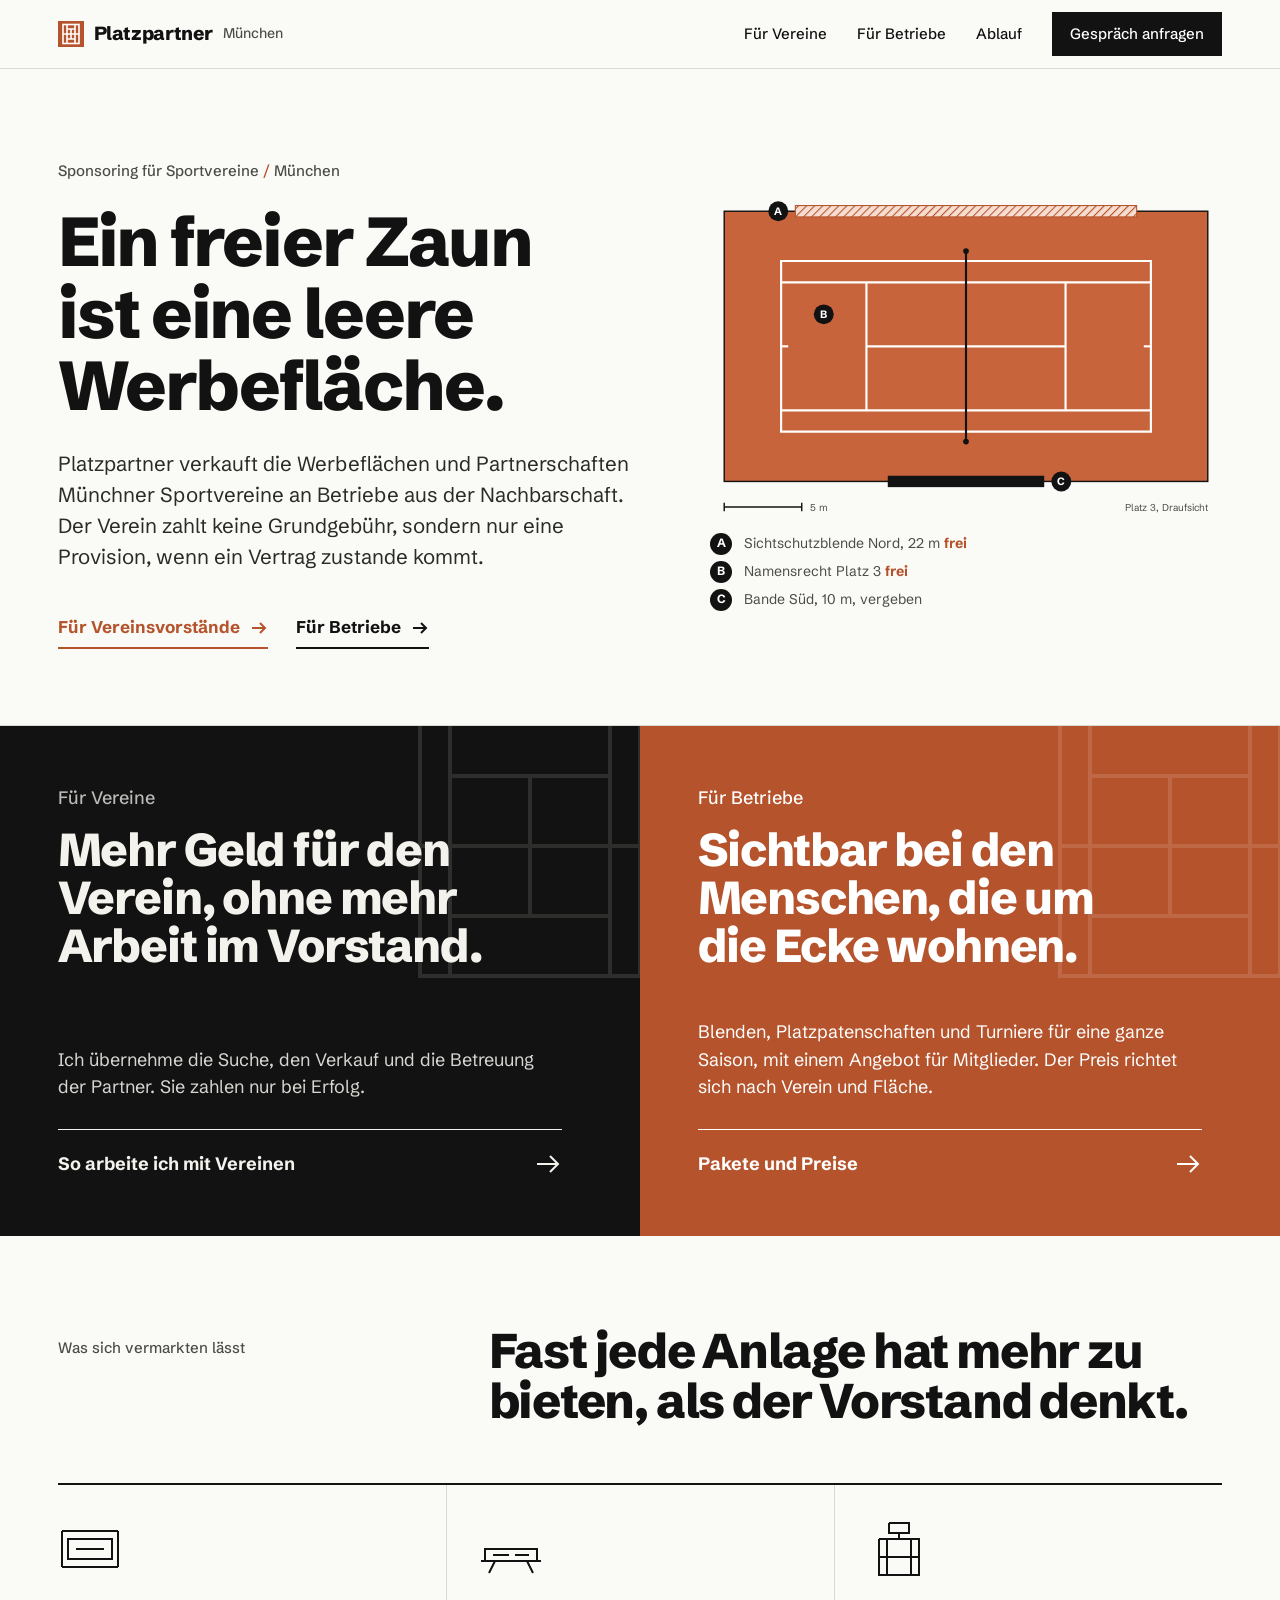
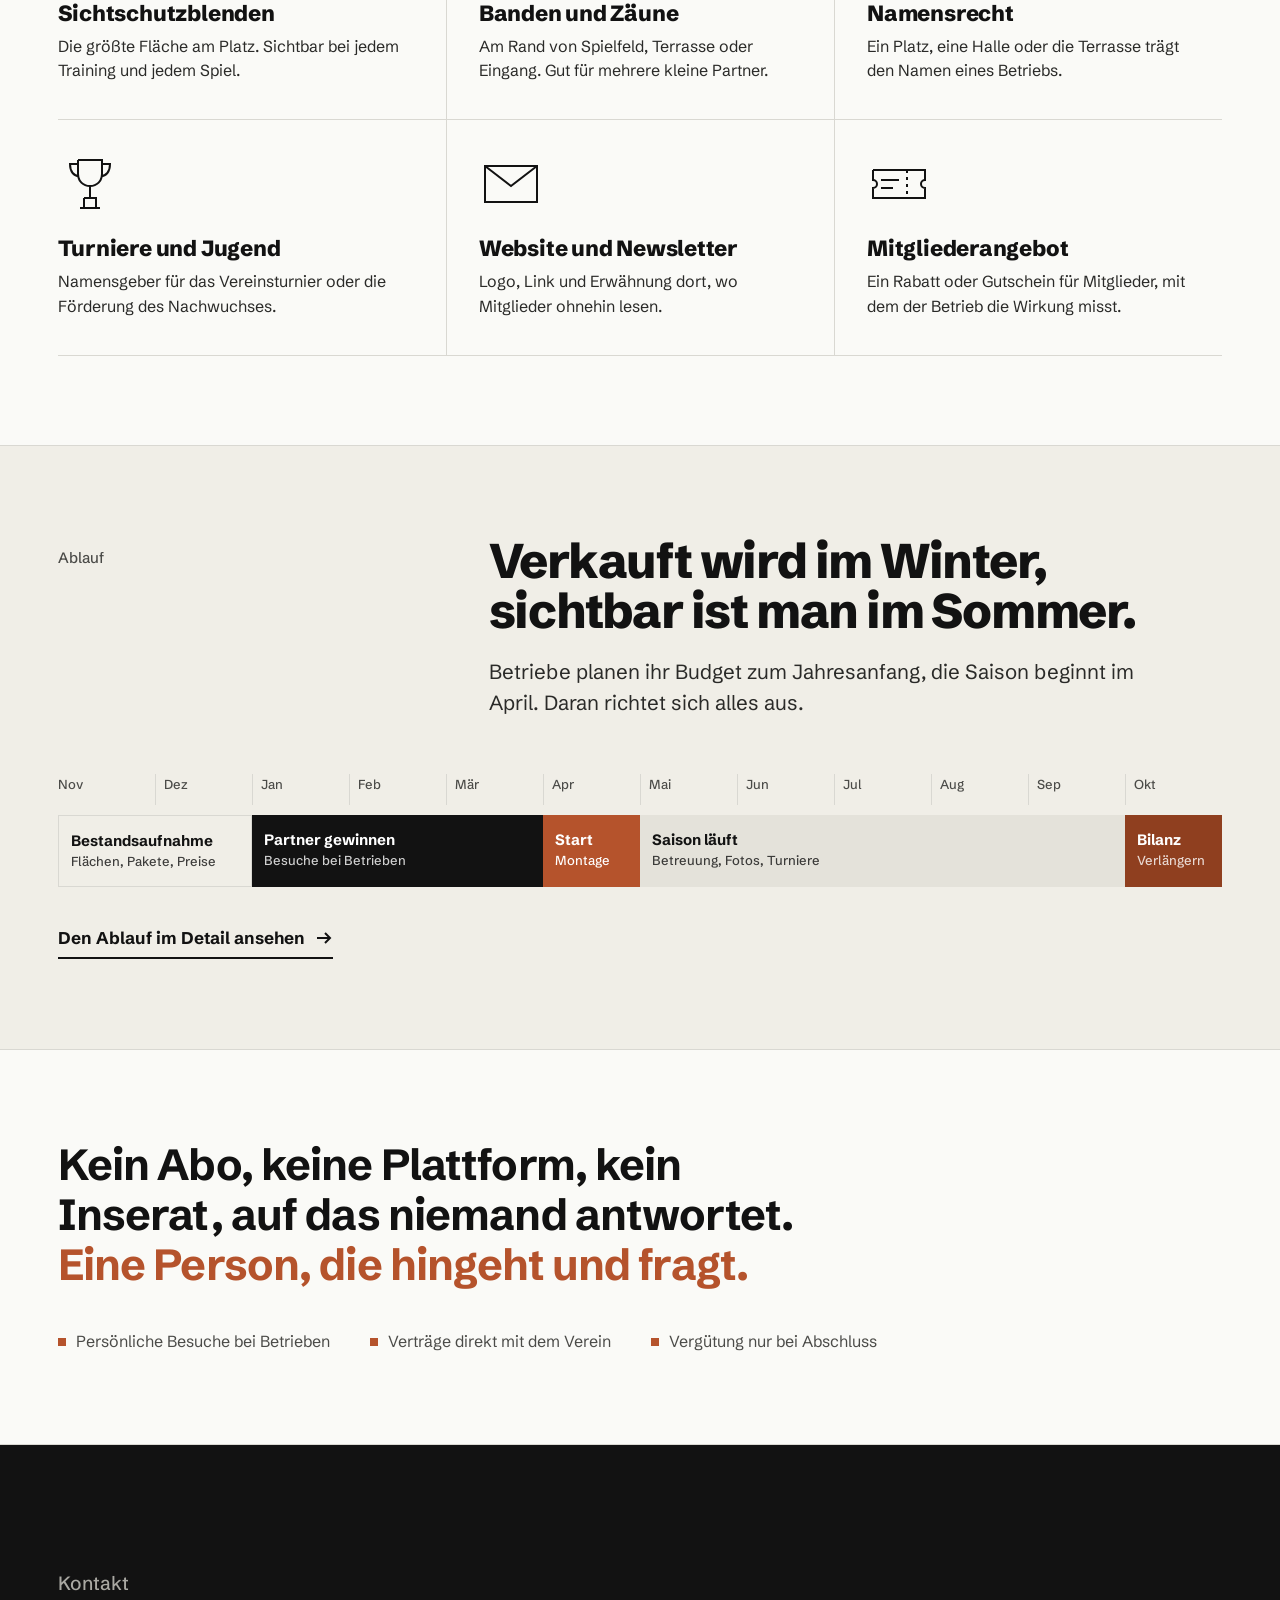
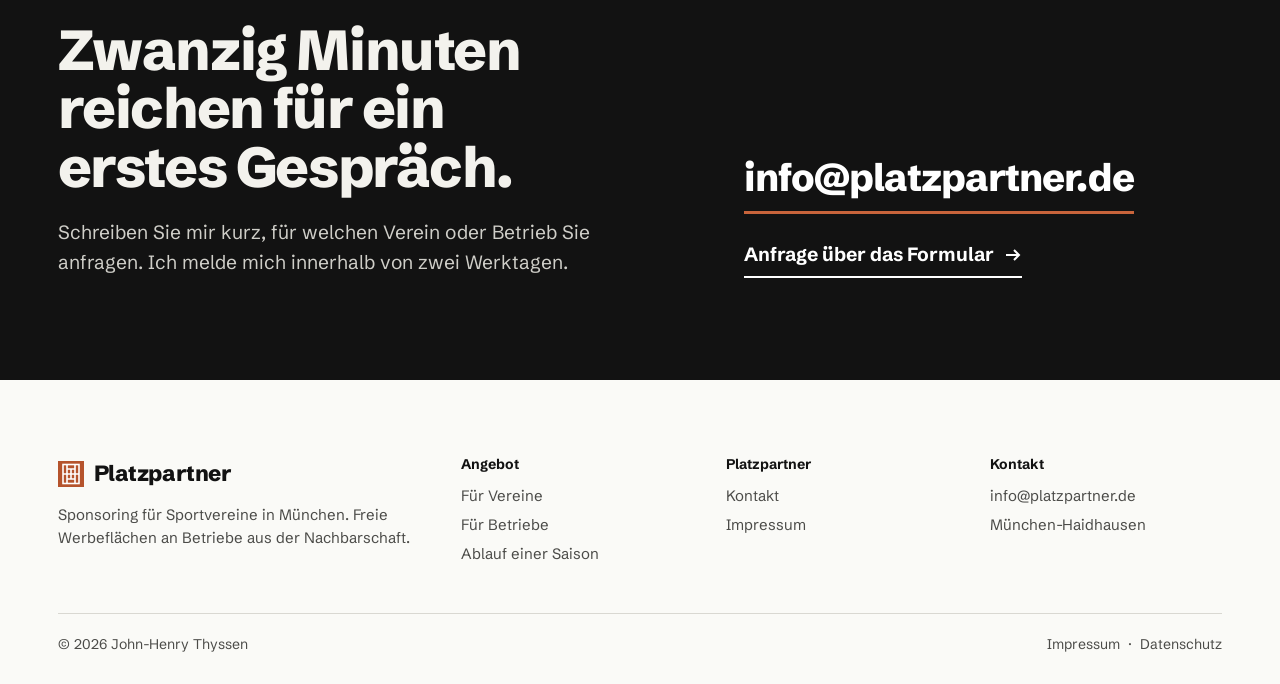
<file: index.html>
<!doctype html>
<html lang="de">
<head>
<meta charset="utf-8">
<meta name="viewport" content="width=device-width, initial-scale=1, viewport-fit=cover">
<title>Platzpartner München | Sponsoring für Sportvereine</title>
<meta name="description" content="Platzpartner vermarktet freie Werbeflächen und Partnerschaften Münchner Sportvereine an Betriebe aus dem Viertel. Für den Verein ohne Grundgebühr.">
<meta name="theme-color" content="#fafaf7">
<meta name="format-detection" content="telephone=no">
<meta property="og:type" content="website">
<meta property="og:title" content="Platzpartner München | Sponsoring für Sportvereine">
<meta property="og:description" content="Platzpartner vermarktet freie Werbeflächen und Partnerschaften Münchner Sportvereine an Betriebe aus dem Viertel. Für den Verein ohne Grundgebühr.">
<meta property="og:locale" content="de_DE">
<link rel="icon" href="favicon.svg" type="image/svg+xml">
<link rel="icon" href="favicon-32.png" sizes="32x32" type="image/png">
<link rel="apple-touch-icon" href="apple-touch-icon.png">
<link rel="preload" href="fonts/schibsted-grotesk-800.woff2" as="font" type="font/woff2" crossorigin>
<link rel="preload" href="fonts/schibsted-grotesk-400.woff2" as="font" type="font/woff2" crossorigin>
<link rel="stylesheet" href="style.css?v=4">
<script>document.documentElement.classList.add('js')</script>
</head>
<body>
<a class="skip" href="#inhalt">Zum Inhalt springen</a>
<header class="top">
  <div class="wrap">
    <a class="mark" href="index.html"><svg viewBox="0 0 26 26" aria-hidden="true"><rect width="26" height="26" fill="#b5532c"/><g fill="none" stroke="#fff" stroke-width="1.6"><rect x="5" y="3.5" width="16" height="19"/><path d="M5 13h16M9 3.5v19M17 3.5v19M9 8h8M9 18h8M13 8v10"/></g></svg>Platzpartner <small>München</small></a>
    <button class="menu-btn" type="button" aria-expanded="false" aria-controls="nav">Menü</button>
    <nav class="nav" id="nav" aria-label="Hauptnavigation">
      <a href="vereine.html">Für Vereine</a>
      <a href="betriebe.html">Für Betriebe</a>
      <a href="ablauf.html">Ablauf</a>
      <a href="kontakt.html" class="cta">Gespräch anfragen</a>
    </nav>
  </div>
</header>
<main id="inhalt">
<section class="hero">
  <div class="wrap hero-grid">
    <div>
      <p class="kicker reveal">Sponsoring für Sportvereine <span>/</span> München</p>
      <h1 class="reveal" style="--d:.08s">Ein freier Zaun ist eine leere Werbefläche.</h1>
      <p class="lead reveal" style="--d:.16s">Platzpartner verkauft die Werbeflächen und Partnerschaften Münchner Sportvereine an Betriebe aus der Nachbarschaft. Der Verein zahlt keine Grundgebühr, sondern nur eine Provision, wenn ein Vertrag zustande kommt.</p>
      <div class="links reveal" style="--d:.24s">
        <a class="arrow clay" href="vereine.html">Für Vereinsvorstände <svg viewBox="0 0 18 18" fill="none" stroke="currentColor" stroke-width="2" aria-hidden="true"><path d="M2 9h13M10 4l5 5-5 5"/></svg></a>
        <a class="arrow" href="betriebe.html">Für Betriebe <svg viewBox="0 0 18 18" fill="none" stroke="currentColor" stroke-width="2" aria-hidden="true"><path d="M2 9h13M10 4l5 5-5 5"/></svg></a>
      </div>
    </div>
    <div class="plan reveal" style="--d:.2s">
      <figure>
        <svg viewBox="0 0 720 450" role="img" aria-labelledby="plan-t">
  <title id="plan-t">Draufsicht eines Tennisplatzes mit markierten Werbeflächen: Sichtschutzblende Nord frei, Namensrecht für Platz 3 frei, Bande Süd vergeben.</title>
  <defs>
    <pattern id="hatch" width="8" height="8" patternUnits="userSpaceOnUse" patternTransform="rotate(45)">
      <rect width="8" height="8" fill="#f6ddd0"/><line x1="0" y1="0" x2="0" y2="8" stroke="#b5532c" stroke-width="3"/>
    </pattern>
  </defs>
  <rect x="20" y="20" width="680" height="380" fill="#c8643b"/>
  <g class="draw" fill="none" stroke="#fff" stroke-width="3">
    <rect class="ln" x="100" y="90" width="520" height="240"/>
    <line x1="100" y1="120" x2="620" y2="120"/><line x1="100" y1="300" x2="620" y2="300"/>
    <line x1="220" y1="120" x2="220" y2="300"/><line x1="500" y1="120" x2="500" y2="300"/>
    <line x1="220" y1="210" x2="500" y2="210"/>
    <line x1="100" y1="210" x2="110" y2="210"/><line x1="610" y1="210" x2="620" y2="210"/>
  </g>
  <line x1="360" y1="76" x2="360" y2="344" stroke="#121212" stroke-width="3"/>
  <circle cx="360" cy="76" r="4" fill="#121212"/><circle cx="360" cy="344" r="4" fill="#121212"/>
  <rect x="20" y="20" width="680" height="380" fill="none" stroke="#121212" stroke-width="2"/>
  <rect x="120" y="12" width="480" height="16" fill="url(#hatch)" stroke="#b5532c" stroke-width="1.5"/>
  <rect x="250" y="392" width="220" height="16" fill="#121212"/>
  <g font-family="Schibsted Grotesk, -apple-system, sans-serif" font-weight="700" font-size="15" text-anchor="middle">
    <circle cx="96" cy="20" r="14" fill="#121212"/><text x="96" y="25.5" fill="#fff">A</text>
    <circle cx="160" cy="165" r="14" fill="#121212"/><text x="160" y="170.5" fill="#fff">B</text>
    <circle cx="494" cy="400" r="14" fill="#121212"/><text x="494" y="405.5" fill="#fff">C</text>
  </g>
  <g font-family="Schibsted Grotesk, -apple-system, sans-serif" font-size="14" fill="#4b4b48">
    <line x1="20" y1="436" x2="129" y2="436" stroke="#121212" stroke-width="2"/>
    <line x1="20" y1="430" x2="20" y2="442" stroke="#121212" stroke-width="2"/>
    <line x1="129" y1="430" x2="129" y2="442" stroke="#121212" stroke-width="2"/>
    <text x="140" y="441">5 m</text><text x="700" y="441" text-anchor="end">Platz 3, Draufsicht</text>
  </g>
</svg>
        <figcaption>
          <b>A</b><span>Sichtschutzblende Nord, 22 m <span class="free">frei</span></span>
          <b>B</b><span>Namensrecht Platz 3 <span class="free">frei</span></span>
          <b>C</b><span>Bande Süd, 10 m, vergeben</span>
        </figcaption>
      </figure>
    </div>
  </div>
</section>

<section class="doors" aria-label="Für wen">
  <a class="door dark" href="vereine.html">
    <svg class="bg" viewBox="0 0 300 300" fill="none" stroke="currentColor" stroke-width="4" aria-hidden="true"><rect x="40" y="20" width="220" height="260"/><path d="M40 150h220M70 20v260M230 20v260M70 80h160M70 220h160M150 80v140"/></svg>
    <div class="reveal">
      <p class="kicker">Für Vereine</p>
      <h2>Mehr Geld für den Verein, ohne mehr Arbeit im Vorstand.</h2>
    </div>
    <div class="reveal" style="--d:.1s">
      <p>Ich übernehme die Suche, den Verkauf und die Betreuung der Partner. Sie zahlen nur bei Erfolg.</p>
      <p class="go" style="margin-top:28px;opacity:1">So arbeite ich mit Vereinen <svg viewBox="0 0 28 28" fill="none" stroke="currentColor" stroke-width="2" aria-hidden="true"><path d="M3 14h21M16 6l8 8-8 8"/></svg></p>
    </div>
  </a>
  <a class="door clay" href="betriebe.html">
    <svg class="bg" viewBox="0 0 300 300" fill="none" stroke="currentColor" stroke-width="4" aria-hidden="true"><rect x="40" y="20" width="220" height="260"/><path d="M40 150h220M70 20v260M230 20v260M70 80h160M70 220h160M150 80v140"/></svg>
    <div class="reveal" style="--d:.08s">
      <p class="kicker">Für Betriebe</p>
      <h2>Sichtbar bei den Menschen, die um die Ecke wohnen.</h2>
    </div>
    <div class="reveal" style="--d:.18s">
      <p>Blenden, Platzpatenschaften und Turniere für eine ganze Saison, mit einem Angebot für Mitglieder. Der Preis richtet sich nach Verein und Fläche.</p>
      <p class="go" style="margin-top:28px;opacity:1">Pakete und Preise <svg viewBox="0 0 28 28" fill="none" stroke="currentColor" stroke-width="2" aria-hidden="true"><path d="M3 14h21M16 6l8 8-8 8"/></svg></p>
    </div>
  </a>
</section>

<section class="sec">
  <div class="wrap">
    <div class="sec-head">
      <p class="kicker reveal">Was sich vermarkten lässt</p>
      <h2 class="reveal" style="--d:.08s">Fast jede Anlage hat mehr zu bieten, als der Vorstand denkt.</h2>
    </div>
    <ul class="inventory">
<li class="reveal" style="--d:0.00s"><svg class="draw" viewBox="0 0 64 64" fill="none" stroke="currentColor" stroke-width="2" aria-hidden="true"><path d="M4 50V14M60 50V14M4 14h56M4 50h56"/><path d="M10 22h44v20H10z"/><path d="M18 32h28"/></svg><h3>Sichtschutzblenden</h3><p>Die größte Fläche am Platz. Sichtbar bei jedem Training und jedem Spiel.</p></li>
<li class="reveal" style="--d:0.08s"><svg class="draw" viewBox="0 0 64 64" fill="none" stroke="currentColor" stroke-width="2" aria-hidden="true"><path d="M2 44h60M6 44V32h52v12"/><path d="M14 38h16M36 38h14"/><path d="M10 56l6-12M54 56l-6-12"/></svg><h3>Banden und Zäune</h3><p>Am Rand von Spielfeld, Terrasse oder Eingang. Gut für mehrere kleine Partner.</p></li>
<li class="reveal" style="--d:0.16s"><svg class="draw" viewBox="0 0 64 64" fill="none" stroke="currentColor" stroke-width="2" aria-hidden="true"><path d="M12 22h40v36H12zM12 40h40M20 22v36M44 22v36"/><path d="M22 6h20v10H22zM32 16v6"/></svg><h3>Namensrecht</h3><p>Ein Platz, eine Halle oder die Terrasse trägt den Namen eines Betriebs.</p></li>
<li class="reveal" style="--d:0.00s"><svg class="draw" viewBox="0 0 64 64" fill="none" stroke="currentColor" stroke-width="2" aria-hidden="true"><path d="M20 8h24v14c0 7-5 12-12 12s-12-5-12-12z"/><path d="M20 12h-8c0 8 4 12 9 12M44 12h8c0 8-4 12-9 12"/><path d="M32 34v12M22 56h20M26 46h12v10H26z"/></svg><h3>Turniere und Jugend</h3><p>Namensgeber für das Vereinsturnier oder die Förderung des Nachwuchses.</p></li>
<li class="reveal" style="--d:0.08s"><svg class="draw" viewBox="0 0 64 64" fill="none" stroke="currentColor" stroke-width="2" aria-hidden="true"><path d="M6 14h52v36H6z"/><path d="M6 14l26 20 26-20"/></svg><h3>Website und Newsletter</h3><p>Logo, Link und Erwähnung dort, wo Mitglieder ohnehin lesen.</p></li>
<li class="reveal" style="--d:0.16s"><svg class="draw" viewBox="0 0 64 64" fill="none" stroke="currentColor" stroke-width="2" aria-hidden="true"><path d="M6 18h52v10a4 4 0 0 0 0 8v10H6V36a4 4 0 0 0 0-8z"/><path d="M40 18v28" style="stroke-dasharray:3 4;stroke-dashoffset:0"/><path d="M14 28h18M14 36h12"/></svg><h3>Mitgliederangebot</h3><p>Ein Rabatt oder Gutschein für Mitglieder, mit dem der Betrieb die Wirkung misst.</p></li>
</ul>
  </div>
</section>

<section class="sec tint">
  <div class="wrap">
    <div class="sec-head">
      <p class="kicker reveal">Ablauf</p>
      <div>
        <h2 class="reveal" style="--d:.08s">Verkauft wird im Winter, sichtbar ist man im Sommer.</h2>
        <p class="lead reveal" style="--d:.16s;margin-top:20px">Betriebe planen ihr Budget zum Jahresanfang, die Saison beginnt im April. Daran richtet sich alles aus.</p>
      </div>
    </div>
    <div class="yearbox">
  <div class="year" role="img" aria-label="Jahresablauf: November und Dezember Bestandsaufnahme, Januar bis März Partner gewinnen, April Saisonstart, Mai bis September Betreuung während der Saison, Oktober Rückblick und Verlängerung.">
    <div class="m">Nov</div><div class="m">Dez</div><div class="m">Jan</div><div class="m">Feb</div><div class="m">Mär</div><div class="m">Apr</div><div class="m">Mai</div><div class="m">Jun</div><div class="m">Jul</div><div class="m">Aug</div><div class="m">Sep</div><div class="m">Okt</div>
    <div class="ph ph1" style="--d:0s"><span class="when">November bis Dezember</span>Bestandsaufnahme<small>Flächen, Pakete, Preise</small></div>
    <div class="ph ph2" style="--d:.15s"><span class="when">Januar bis März</span>Partner gewinnen<small>Besuche bei Betrieben</small></div>
    <div class="ph ph3" style="--d:.3s"><span class="when">April</span>Start<small>Montage</small></div>
    <div class="ph ph4" style="--d:.45s"><span class="when">Mai bis September</span>Saison läuft<small>Betreuung, Fotos, Turniere</small></div>
    <div class="ph ph5" style="--d:.6s"><span class="when">Oktober</span>Bilanz<small>Verlängern</small></div>
  </div>
</div>

    <p class="reveal" style="margin-top:32px"><a class="arrow" href="ablauf.html">Den Ablauf im Detail ansehen <svg viewBox="0 0 18 18" fill="none" stroke="currentColor" stroke-width="2" aria-hidden="true"><path d="M2 9h13M10 4l5 5-5 5"/></svg></a></p>
  </div>
</section>

<section class="band">
  <div class="wrap">
    <p class="big reveal">Kein Abo, keine Plattform, kein Inserat, auf das niemand antwortet. <span>Eine Person, die hingeht und fragt.</span></p>
    <div class="row reveal" style="--d:.12s">
      <span>Persönliche Besuche bei Betrieben</span><span>Verträge direkt mit dem Verein</span><span>Vergütung nur bei Abschluss</span>
    </div>
  </div>
</section>
</main>
<section class="contact">
  <div class="wrap contact-grid">
    <div class="reveal">
      <p class="kicker">Kontakt</p>
      <h2>Zwanzig Minuten reichen für ein erstes Gespräch.</h2>
      <p>Schreiben Sie mir kurz, für welchen Verein oder Betrieb Sie anfragen. Ich melde mich innerhalb von zwei Werktagen.</p>
    </div>
    <div class="reveal" style="--d:.12s">
      <a class="mail" href="mailto:info@platzpartner.de?subject=Anfrage%20Platzpartner">info@platzpartner.de</a>
      <p style="margin-top:20px"><a class="arrow" href="kontakt.html" style="color:#fff">Anfrage über das Formular <svg viewBox="0 0 18 18" fill="none" stroke="currentColor" stroke-width="2" aria-hidden="true"><path d="M2 9h13M10 4l5 5-5 5"/></svg></a></p>
    </div>
  </div>
</section>
<footer class="foot">
  <div class="wrap">
    <div class="foot-grid">
      <div>
        <a class="mark" href="index.html"><svg viewBox="0 0 26 26" aria-hidden="true"><rect width="26" height="26" fill="#b5532c"/><g fill="none" stroke="#fff" stroke-width="1.6"><rect x="5" y="3.5" width="16" height="19"/><path d="M5 13h16M9 3.5v19M17 3.5v19M9 8h8M9 18h8M13 8v10"/></g></svg>Platzpartner</a>
        <p style="max-width:24em">Sponsoring für Sportvereine in München. Freie Werbeflächen an Betriebe aus der Nachbarschaft.</p>
      </div>
      <div>
        <h3>Angebot</h3>
        <ul><li><a href="vereine.html">Für Vereine</a></li><li><a href="betriebe.html">Für Betriebe</a></li><li><a href="ablauf.html">Ablauf einer Saison</a></li></ul>
      </div>
      <div>
        <h3>Platzpartner</h3>
        <ul><li><a href="kontakt.html">Kontakt</a></li><li><a href="impressum.html">Impressum</a></li></ul>
      </div>
      <div>
        <h3>Kontakt</h3>
        <ul><li><a href="mailto:info@platzpartner.de">info@platzpartner.de</a></li><li>München-Haidhausen</li></ul>
      </div>
    </div>
    <div class="legal-row">
      <p>© 2026 John-Henry Thyssen</p>
      <p><a href="impressum.html">Impressum</a> &nbsp;·&nbsp; <a href="datenschutz.html">Datenschutz</a></p>
    </div>
  </div>
</footer>
<script src="main.js?v=4" defer></script>
</body>
</html>
</file>
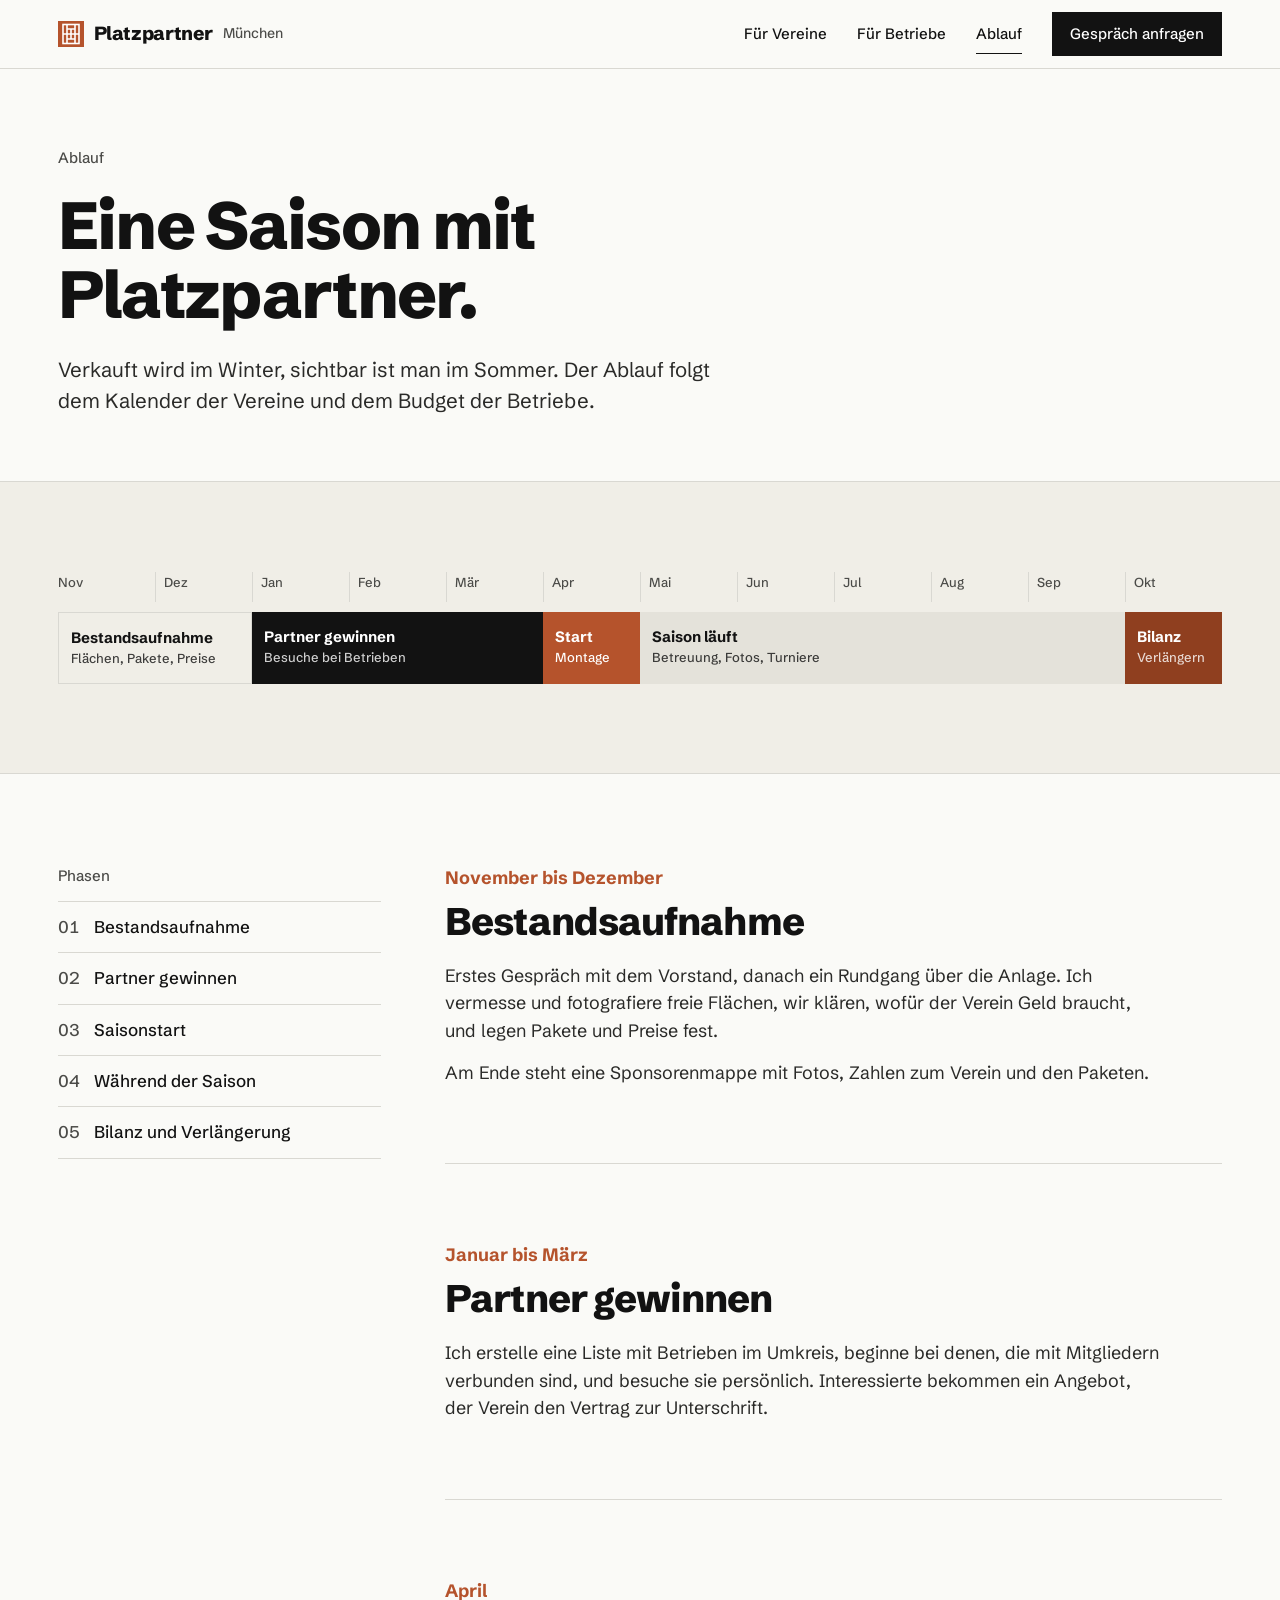
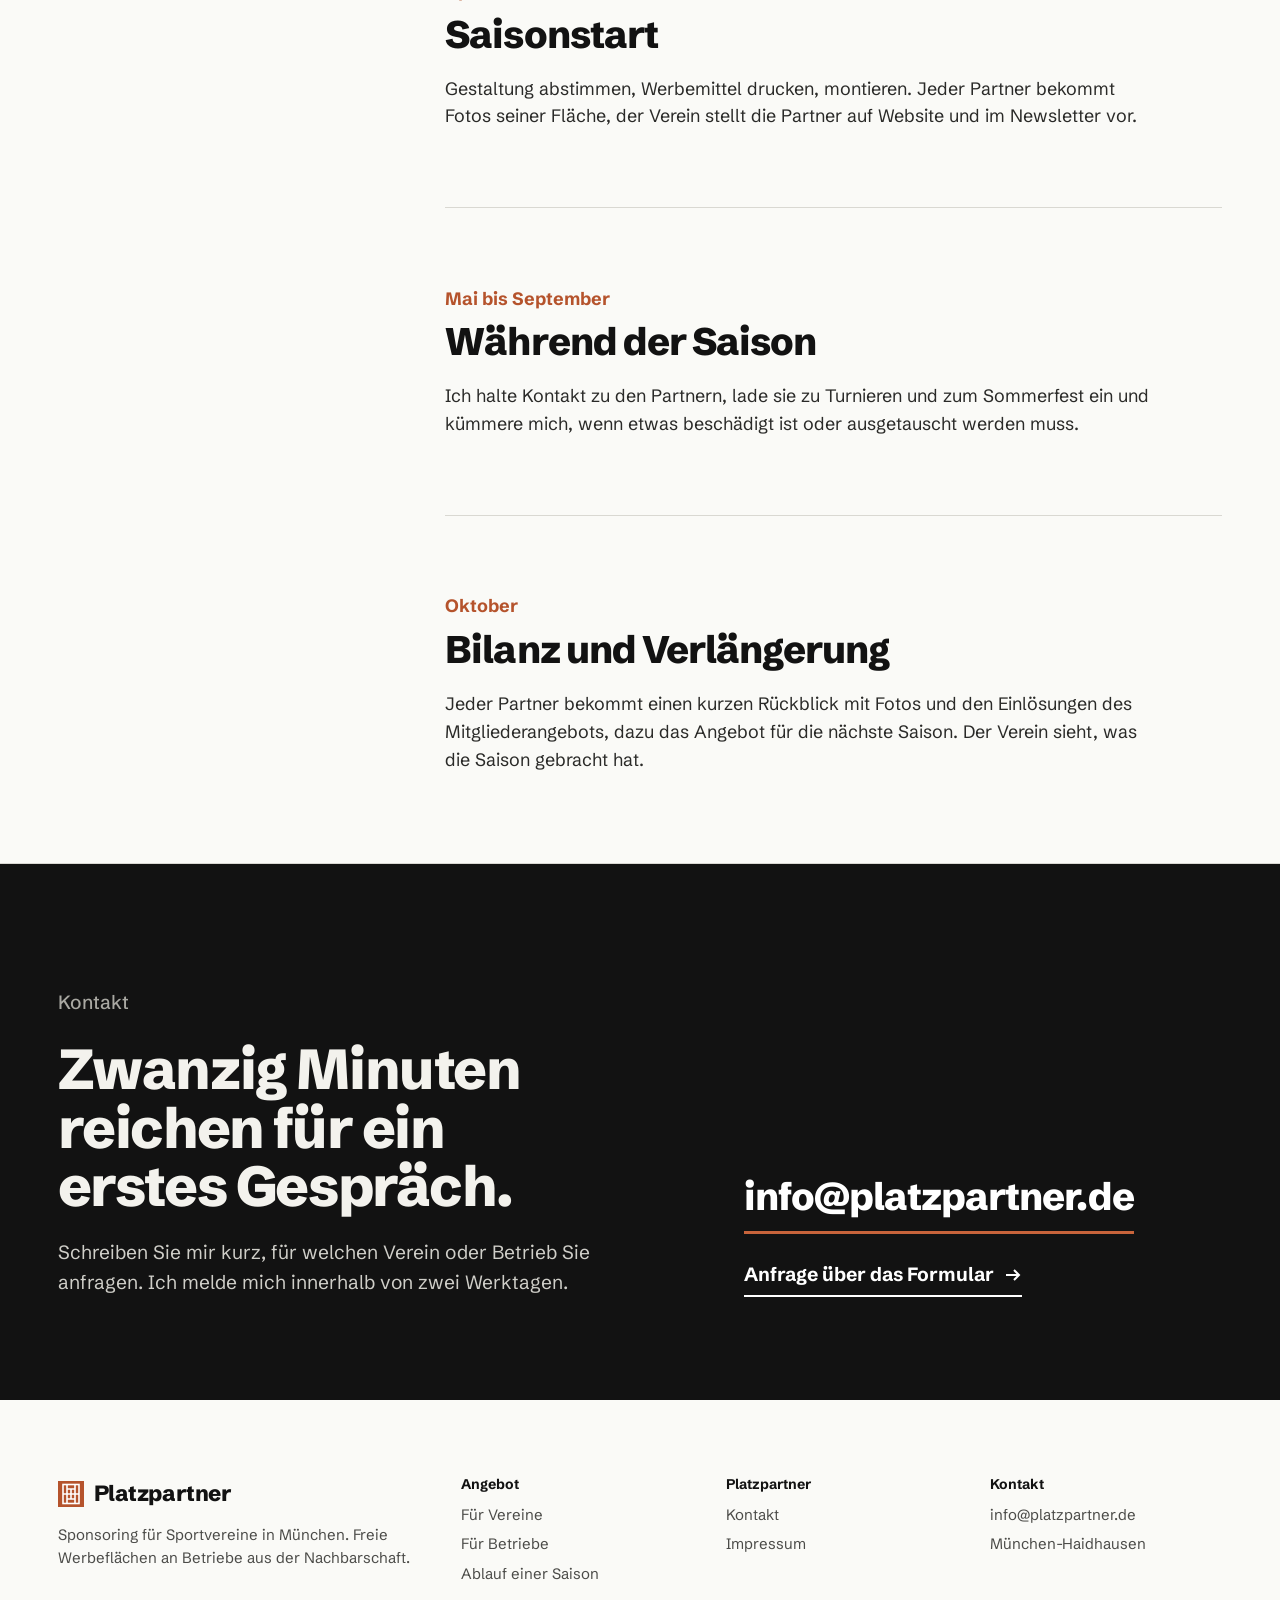
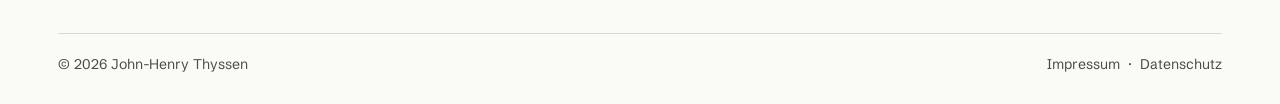
<file: ablauf.html>
<!doctype html>
<html lang="de">
<head>
<meta charset="utf-8">
<meta name="viewport" content="width=device-width, initial-scale=1, viewport-fit=cover">
<title>Ablauf | Platzpartner München</title>
<meta name="description" content="So läuft eine Saison mit Platzpartner: Bestandsaufnahme im Winter, Partnergewinnung bis März, Saisonstart im April, Bilanz im Oktober.">
<meta name="theme-color" content="#fafaf7">
<meta name="format-detection" content="telephone=no">
<meta property="og:type" content="website">
<meta property="og:title" content="Ablauf | Platzpartner München">
<meta property="og:description" content="So läuft eine Saison mit Platzpartner: Bestandsaufnahme im Winter, Partnergewinnung bis März, Saisonstart im April, Bilanz im Oktober.">
<meta property="og:locale" content="de_DE">
<link rel="icon" href="favicon.svg" type="image/svg+xml">
<link rel="icon" href="favicon-32.png" sizes="32x32" type="image/png">
<link rel="apple-touch-icon" href="apple-touch-icon.png">
<link rel="preload" href="fonts/schibsted-grotesk-800.woff2" as="font" type="font/woff2" crossorigin>
<link rel="preload" href="fonts/schibsted-grotesk-400.woff2" as="font" type="font/woff2" crossorigin>
<link rel="stylesheet" href="style.css?v=4">
<script>document.documentElement.classList.add('js')</script>
</head>
<body>
<a class="skip" href="#inhalt">Zum Inhalt springen</a>
<header class="top">
  <div class="wrap">
    <a class="mark" href="index.html"><svg viewBox="0 0 26 26" aria-hidden="true"><rect width="26" height="26" fill="#b5532c"/><g fill="none" stroke="#fff" stroke-width="1.6"><rect x="5" y="3.5" width="16" height="19"/><path d="M5 13h16M9 3.5v19M17 3.5v19M9 8h8M9 18h8M13 8v10"/></g></svg>Platzpartner <small>München</small></a>
    <button class="menu-btn" type="button" aria-expanded="false" aria-controls="nav">Menü</button>
    <nav class="nav" id="nav" aria-label="Hauptnavigation">
      <a href="vereine.html">Für Vereine</a>
      <a href="betriebe.html">Für Betriebe</a>
      <a href="ablauf.html" aria-current="page">Ablauf</a>
      <a href="kontakt.html" class="cta">Gespräch anfragen</a>
    </nav>
  </div>
</header>
<main id="inhalt">
<section class="phead">
  <div class="wrap">
    <p class="kicker reveal">Ablauf</p>
    <h1 class="reveal" style="--d:.08s;max-width:13em">Eine Saison mit Platzpartner.</h1>
    <p class="lead reveal" style="--d:.16s">Verkauft wird im Winter, sichtbar ist man im Sommer. Der Ablauf folgt dem Kalender der Vereine und dem Budget der Betriebe.</p>
  </div>
</section>

<section class="sec tint">
  <div class="wrap">
    <div class="yearbox">
  <div class="year" role="img" aria-label="Jahresablauf: November und Dezember Bestandsaufnahme, Januar bis März Partner gewinnen, April Saisonstart, Mai bis September Betreuung während der Saison, Oktober Rückblick und Verlängerung.">
    <div class="m">Nov</div><div class="m">Dez</div><div class="m">Jan</div><div class="m">Feb</div><div class="m">Mär</div><div class="m">Apr</div><div class="m">Mai</div><div class="m">Jun</div><div class="m">Jul</div><div class="m">Aug</div><div class="m">Sep</div><div class="m">Okt</div>
    <div class="ph ph1" style="--d:0s"><span class="when">November bis Dezember</span>Bestandsaufnahme<small>Flächen, Pakete, Preise</small></div>
    <div class="ph ph2" style="--d:.15s"><span class="when">Januar bis März</span>Partner gewinnen<small>Besuche bei Betrieben</small></div>
    <div class="ph ph3" style="--d:.3s"><span class="when">April</span>Start<small>Montage</small></div>
    <div class="ph ph4" style="--d:.45s"><span class="when">Mai bis September</span>Saison läuft<small>Betreuung, Fotos, Turniere</small></div>
    <div class="ph ph5" style="--d:.6s"><span class="when">Oktober</span>Bilanz<small>Verlängern</small></div>
  </div>
</div>

  </div>
</section>

<section class="sec">
  <div class="wrap cols">
    <aside class="side">
      <p class="kicker">Phasen</p>
      <ol>
        <li><a href="#p1"><span>01</span>Bestandsaufnahme</a></li>
        <li><a href="#p2"><span>02</span>Partner gewinnen</a></li>
        <li><a href="#p3"><span>03</span>Saisonstart</a></li>
        <li><a href="#p4"><span>04</span>Während der Saison</a></li>
        <li><a href="#p5"><span>05</span>Bilanz und Verlängerung</a></li>
      </ol>
    </aside>
    <div>
      <div class="block" id="p1">
        <p class="kicker reveal" style="color:var(--clay);font-weight:700;margin-bottom:10px">November bis Dezember</p>
        <h2 class="reveal">Bestandsaufnahme</h2>
        <p class="reveal">Erstes Gespräch mit dem Vorstand, danach ein Rundgang über die Anlage. Ich vermesse und fotografiere freie Flächen, wir klären, wofür der Verein Geld braucht, und legen Pakete und Preise fest.</p>
        <p class="reveal">Am Ende steht eine Sponsorenmappe mit Fotos, Zahlen zum Verein und den Paketen.</p>
      </div>
      <div class="block" id="p2">
        <p class="kicker reveal" style="color:var(--clay);font-weight:700;margin-bottom:10px">Januar bis März</p>
        <h2 class="reveal">Partner gewinnen</h2>
        <p class="reveal">Ich erstelle eine Liste mit Betrieben im Umkreis, beginne bei denen, die mit Mitgliedern verbunden sind, und besuche sie persönlich. Interessierte bekommen ein Angebot, der Verein den Vertrag zur Unterschrift.</p>
      </div>
      <div class="block" id="p3">
        <p class="kicker reveal" style="color:var(--clay);font-weight:700;margin-bottom:10px">April</p>
        <h2 class="reveal">Saisonstart</h2>
        <p class="reveal">Gestaltung abstimmen, Werbemittel drucken, montieren. Jeder Partner bekommt Fotos seiner Fläche, der Verein stellt die Partner auf Website und im Newsletter vor.</p>
      </div>
      <div class="block" id="p4">
        <p class="kicker reveal" style="color:var(--clay);font-weight:700;margin-bottom:10px">Mai bis September</p>
        <h2 class="reveal">Während der Saison</h2>
        <p class="reveal">Ich halte Kontakt zu den Partnern, lade sie zu Turnieren und zum Sommerfest ein und kümmere mich, wenn etwas beschädigt ist oder ausgetauscht werden muss.</p>
      </div>
      <div class="block" id="p5">
        <p class="kicker reveal" style="color:var(--clay);font-weight:700;margin-bottom:10px">Oktober</p>
        <h2 class="reveal">Bilanz und Verlängerung</h2>
        <p class="reveal">Jeder Partner bekommt einen kurzen Rückblick mit Fotos und den Einlösungen des Mitgliederangebots, dazu das Angebot für die nächste Saison. Der Verein sieht, was die Saison gebracht hat.</p>
      </div>
    </div>
  </div>
</section>
</main>
<section class="contact">
  <div class="wrap contact-grid">
    <div class="reveal">
      <p class="kicker">Kontakt</p>
      <h2>Zwanzig Minuten reichen für ein erstes Gespräch.</h2>
      <p>Schreiben Sie mir kurz, für welchen Verein oder Betrieb Sie anfragen. Ich melde mich innerhalb von zwei Werktagen.</p>
    </div>
    <div class="reveal" style="--d:.12s">
      <a class="mail" href="mailto:info@platzpartner.de?subject=Anfrage%20Platzpartner">info@platzpartner.de</a>
      <p style="margin-top:20px"><a class="arrow" href="kontakt.html" style="color:#fff">Anfrage über das Formular <svg viewBox="0 0 18 18" fill="none" stroke="currentColor" stroke-width="2" aria-hidden="true"><path d="M2 9h13M10 4l5 5-5 5"/></svg></a></p>
    </div>
  </div>
</section>
<footer class="foot">
  <div class="wrap">
    <div class="foot-grid">
      <div>
        <a class="mark" href="index.html"><svg viewBox="0 0 26 26" aria-hidden="true"><rect width="26" height="26" fill="#b5532c"/><g fill="none" stroke="#fff" stroke-width="1.6"><rect x="5" y="3.5" width="16" height="19"/><path d="M5 13h16M9 3.5v19M17 3.5v19M9 8h8M9 18h8M13 8v10"/></g></svg>Platzpartner</a>
        <p style="max-width:24em">Sponsoring für Sportvereine in München. Freie Werbeflächen an Betriebe aus der Nachbarschaft.</p>
      </div>
      <div>
        <h3>Angebot</h3>
        <ul><li><a href="vereine.html">Für Vereine</a></li><li><a href="betriebe.html">Für Betriebe</a></li><li><a href="ablauf.html">Ablauf einer Saison</a></li></ul>
      </div>
      <div>
        <h3>Platzpartner</h3>
        <ul><li><a href="kontakt.html">Kontakt</a></li><li><a href="impressum.html">Impressum</a></li></ul>
      </div>
      <div>
        <h3>Kontakt</h3>
        <ul><li><a href="mailto:info@platzpartner.de">info@platzpartner.de</a></li><li>München-Haidhausen</li></ul>
      </div>
    </div>
    <div class="legal-row">
      <p>© 2026 John-Henry Thyssen</p>
      <p><a href="impressum.html">Impressum</a> &nbsp;·&nbsp; <a href="datenschutz.html">Datenschutz</a></p>
    </div>
  </div>
</footer>
<script src="main.js?v=4" defer></script>
</body>
</html>
</file>
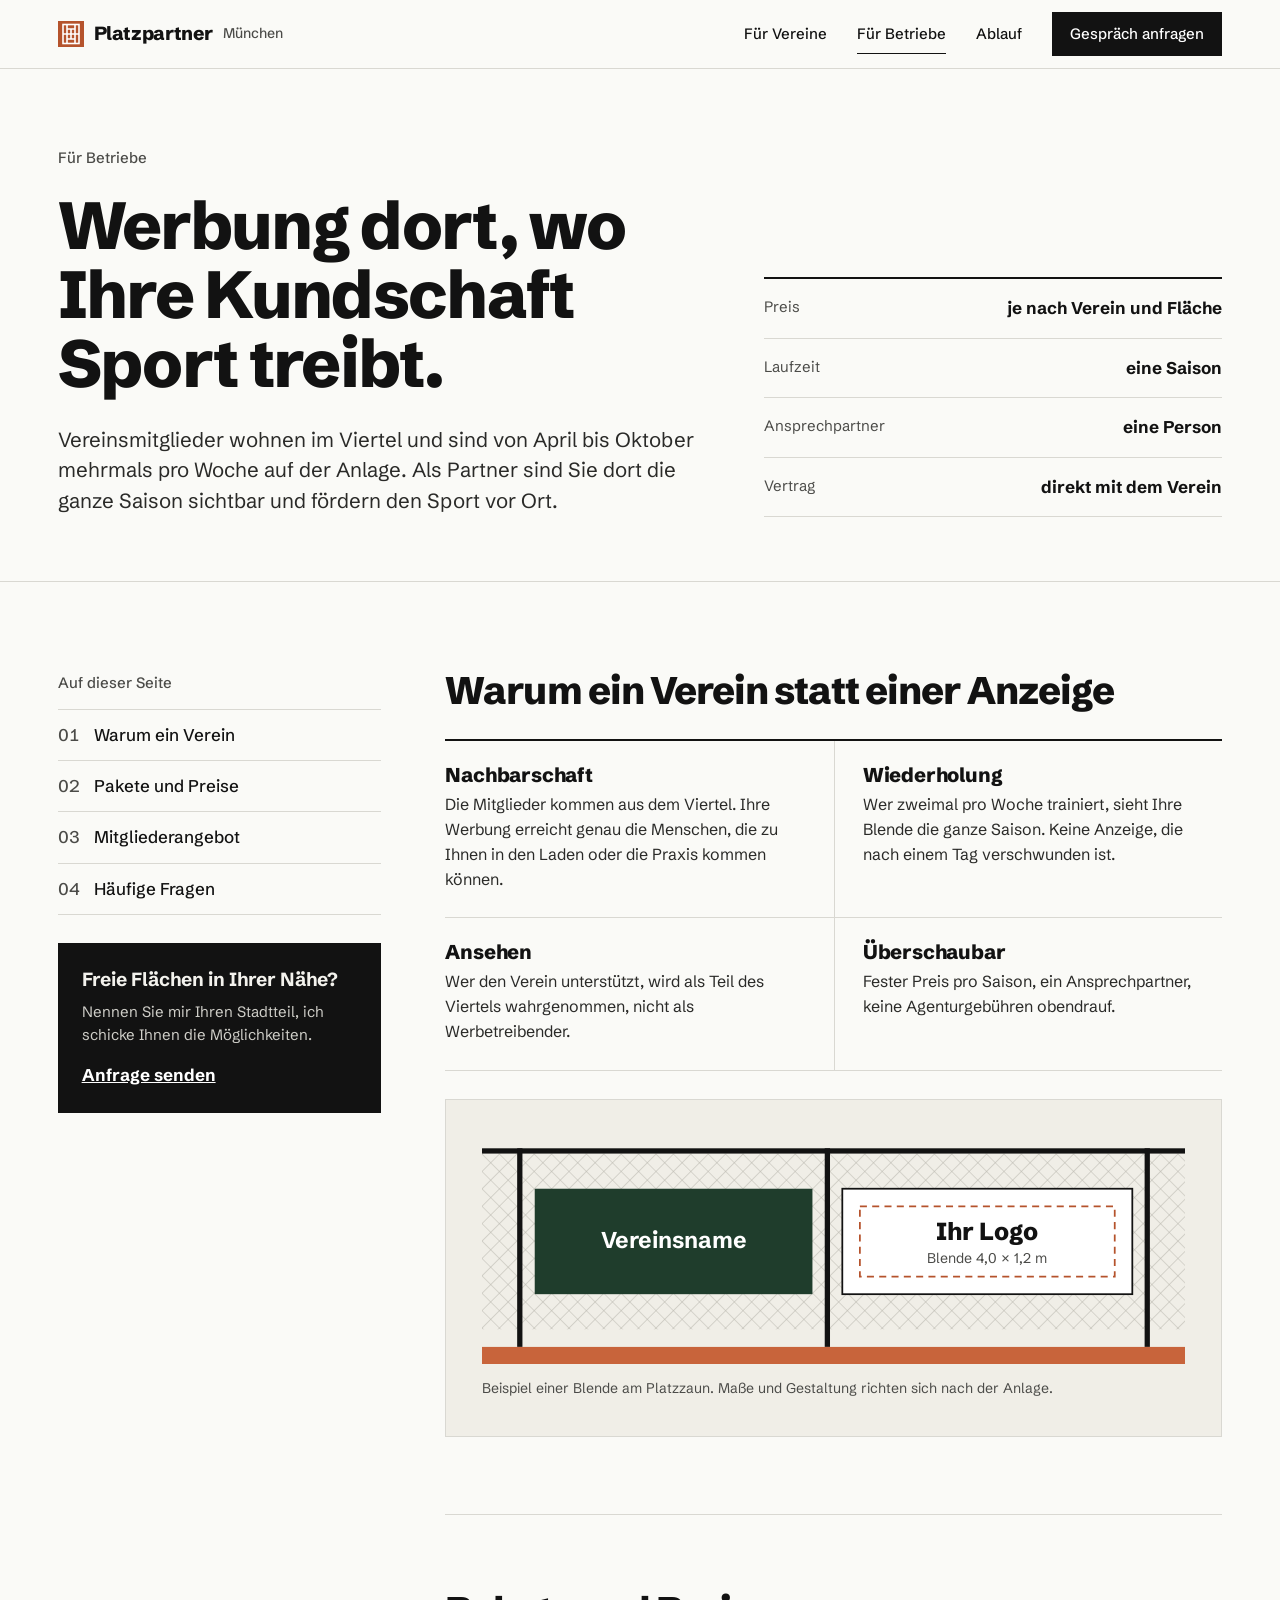
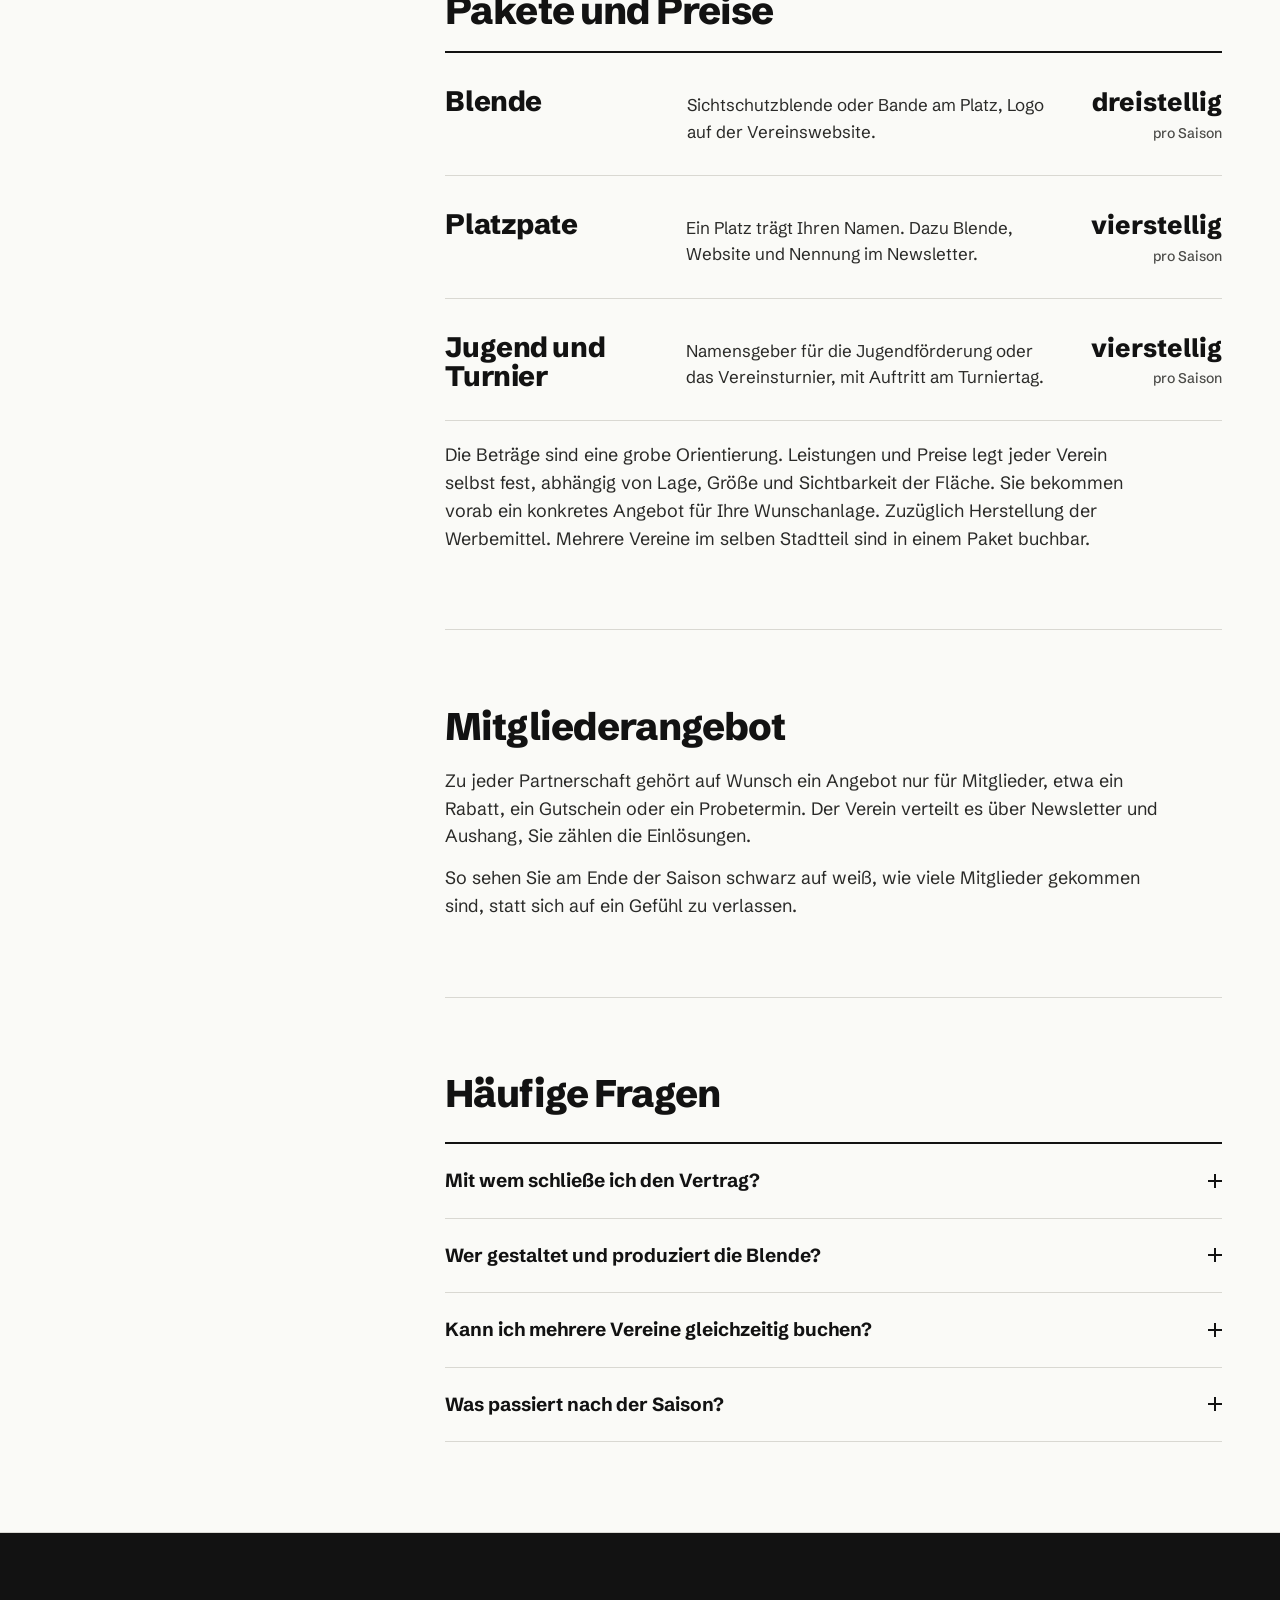
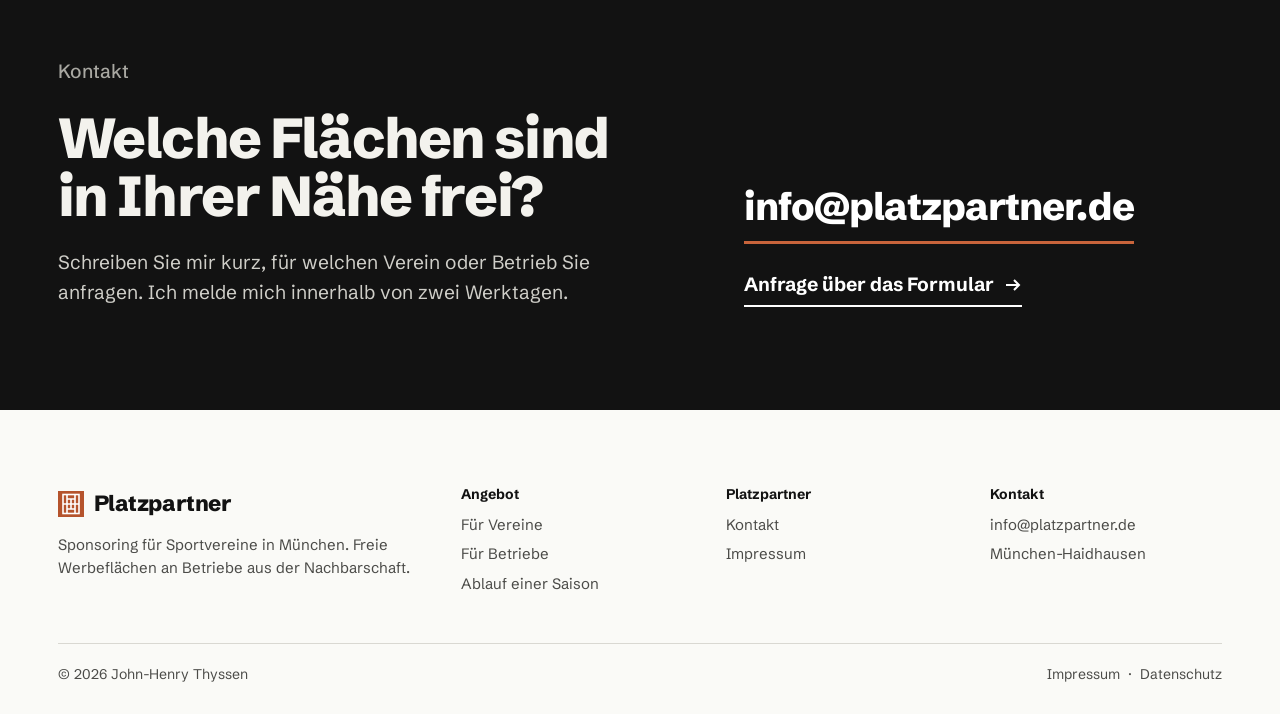
<file: betriebe.html>
<!doctype html>
<html lang="de">
<head>
<meta charset="utf-8">
<meta name="viewport" content="width=device-width, initial-scale=1, viewport-fit=cover">
<title>Für Betriebe | Platzpartner München</title>
<meta name="description" content="Werbung bei Münchner Sportvereinen: Blenden, Platzpatenschaften und Turniere für eine ganze Saison, mit Angebot für Mitglieder. Preis je nach Verein und Fläche.">
<meta name="theme-color" content="#fafaf7">
<meta name="format-detection" content="telephone=no">
<meta property="og:type" content="website">
<meta property="og:title" content="Für Betriebe | Platzpartner München">
<meta property="og:description" content="Werbung bei Münchner Sportvereinen: Blenden, Platzpatenschaften und Turniere für eine ganze Saison, mit Angebot für Mitglieder. Preis je nach Verein und Fläche.">
<meta property="og:locale" content="de_DE">
<link rel="icon" href="favicon.svg" type="image/svg+xml">
<link rel="icon" href="favicon-32.png" sizes="32x32" type="image/png">
<link rel="apple-touch-icon" href="apple-touch-icon.png">
<link rel="preload" href="fonts/schibsted-grotesk-800.woff2" as="font" type="font/woff2" crossorigin>
<link rel="preload" href="fonts/schibsted-grotesk-400.woff2" as="font" type="font/woff2" crossorigin>
<link rel="stylesheet" href="style.css?v=4">
<script>document.documentElement.classList.add('js')</script>
</head>
<body>
<a class="skip" href="#inhalt">Zum Inhalt springen</a>
<header class="top">
  <div class="wrap">
    <a class="mark" href="index.html"><svg viewBox="0 0 26 26" aria-hidden="true"><rect width="26" height="26" fill="#b5532c"/><g fill="none" stroke="#fff" stroke-width="1.6"><rect x="5" y="3.5" width="16" height="19"/><path d="M5 13h16M9 3.5v19M17 3.5v19M9 8h8M9 18h8M13 8v10"/></g></svg>Platzpartner <small>München</small></a>
    <button class="menu-btn" type="button" aria-expanded="false" aria-controls="nav">Menü</button>
    <nav class="nav" id="nav" aria-label="Hauptnavigation">
      <a href="vereine.html">Für Vereine</a>
      <a href="betriebe.html" aria-current="page">Für Betriebe</a>
      <a href="ablauf.html">Ablauf</a>
      <a href="kontakt.html" class="cta">Gespräch anfragen</a>
    </nav>
  </div>
</header>
<main id="inhalt">
<section class="phead">
  <div class="wrap phead-grid">
    <div>
      <p class="kicker reveal">Für Betriebe</p>
      <h1 class="reveal" style="--d:.08s">Werbung dort, wo Ihre Kundschaft Sport treibt.</h1>
      <p class="lead reveal" style="--d:.16s">Vereinsmitglieder wohnen im Viertel und sind von April bis Oktober mehrmals pro Woche auf der Anlage. Als Partner sind Sie dort die ganze Saison sichtbar und fördern den Sport vor Ort.</p>
    </div>
    <dl class="facts reveal" style="--d:.2s">
      <div><dt>Preis</dt><dd>je nach Verein und Fläche</dd></div>
      <div><dt>Laufzeit</dt><dd>eine Saison</dd></div>
      <div><dt>Ansprechpartner</dt><dd>eine Person</dd></div>
      <div><dt>Vertrag</dt><dd>direkt mit dem Verein</dd></div>
    </dl>
  </div>
</section>

<section class="sec">
  <div class="wrap cols">
    <aside class="side">
      <p class="kicker">Auf dieser Seite</p>
      <ol>
        <li><a href="#warum"><span>01</span>Warum ein Verein</a></li>
        <li><a href="#pakete"><span>02</span>Pakete und Preise</a></li>
        <li><a href="#angebot"><span>03</span>Mitgliederangebot</a></li>
        <li><a href="#fragen"><span>04</span>Häufige Fragen</a></li>
      </ol>
      <div class="box">
        <strong>Freie Flächen in Ihrer Nähe?</strong>
        <p>Nennen Sie mir Ihren Stadtteil, ich schicke Ihnen die Möglichkeiten.</p>
        <a href="kontakt.html">Anfrage senden</a>
      </div>
    </aside>
    <div>
      <div class="block" id="warum">
        <h2 class="reveal">Warum ein Verein statt einer Anzeige</h2>
        <div class="pair">
          <div class="reveal"><h3>Nachbarschaft</h3><p>Die Mitglieder kommen aus dem Viertel. Ihre Werbung erreicht genau die Menschen, die zu Ihnen in den Laden oder die Praxis kommen können.</p></div>
          <div class="reveal" style="--d:.08s"><h3>Wiederholung</h3><p>Wer zweimal pro Woche trainiert, sieht Ihre Blende die ganze Saison. Keine Anzeige, die nach einem Tag verschwunden ist.</p></div>
          <div class="reveal"><h3>Ansehen</h3><p>Wer den Verein unterstützt, wird als Teil des Viertels wahrgenommen, nicht als Werbetreibender.</p></div>
          <div class="reveal" style="--d:.08s"><h3>Überschaubar</h3><p>Fester Preis pro Saison, ein Ansprechpartner, keine Agenturgebühren obendrauf.</p></div>
        </div>
        <figure class="mock reveal">
  <svg viewBox="0 0 800 260" role="img" aria-label="Zeichnung einer Sichtschutzblende am Tennisplatz mit Platz für ein Firmenlogo">
    <defs>
      <pattern id="mesh" width="14" height="14" patternUnits="userSpaceOnUse" patternTransform="rotate(45)">
        <rect width="14" height="14" fill="#f0eee7"/><path d="M0 0v14M0 0h14" stroke="#b9b7ae" stroke-width="1.2"/>
      </pattern>
    </defs>
    <rect x="0" y="20" width="800" height="200" fill="url(#mesh)"/>
    <g fill="#121212"><rect x="0" y="14" width="800" height="6"/><rect x="40" y="14" width="6" height="226"/><rect x="390" y="14" width="6" height="226"/><rect x="754" y="14" width="6" height="226"/></g>
    <rect x="60" y="60" width="316" height="120" fill="#1f3d2c"/>
    <rect x="410" y="60" width="330" height="120" fill="#fff" stroke="#121212" stroke-width="2"/>
    <rect x="430" y="80" width="290" height="80" fill="none" stroke="#b5532c" stroke-width="2" stroke-dasharray="8 6"/>
    <g font-family="Schibsted Grotesk, -apple-system, sans-serif" text-anchor="middle">
      <text x="218" y="128" fill="#fff" font-size="26" font-weight="700">Vereinsname</text>
      <text x="575" y="118" fill="#121212" font-size="28" font-weight="800">Ihr Logo</text>
      <text x="575" y="144" fill="#4b4b48" font-size="16">Blende 4,0 × 1,2 m</text>
    </g>
    <rect x="0" y="240" width="800" height="20" fill="#c8643b"/>
  </svg>
  <figcaption>Beispiel einer Blende am Platzzaun. Maße und Gestaltung richten sich nach der Anlage.</figcaption>
</figure>
      </div>

      <div class="block" id="pakete">
        <h2 class="reveal">Pakete und Preise</h2>
        <ul class="prices">
          <li class="reveal"><h3>Blende</h3><p>Sichtschutzblende oder Bande am Platz, Logo auf der Vereinswebsite.</p><span class="price">dreistellig<small>pro Saison</small></span></li>
          <li class="reveal"><h3>Platzpate</h3><p>Ein Platz trägt Ihren Namen. Dazu Blende, Website und Nennung im Newsletter.</p><span class="price">vierstellig<small>pro Saison</small></span></li>
          <li class="reveal"><h3>Jugend und Turnier</h3><p>Namensgeber für die Jugendförderung oder das Vereinsturnier, mit Auftritt am Turniertag.</p><span class="price">vierstellig<small>pro Saison</small></span></li>
        </ul>
        <p class="note">Die Beträge sind eine grobe Orientierung. Leistungen und Preise legt jeder Verein selbst fest, abhängig von Lage, Größe und Sichtbarkeit der Fläche. Sie bekommen vorab ein konkretes Angebot für Ihre Wunschanlage. Zuzüglich Herstellung der Werbemittel. Mehrere Vereine im selben Stadtteil sind in einem Paket buchbar.</p>
      </div>

      <div class="block" id="angebot">
        <h2 class="reveal">Mitgliederangebot</h2>
        <p class="reveal">Zu jeder Partnerschaft gehört auf Wunsch ein Angebot nur für Mitglieder, etwa ein Rabatt, ein Gutschein oder ein Probetermin. Der Verein verteilt es über Newsletter und Aushang, Sie zählen die Einlösungen.</p>
        <p class="reveal">So sehen Sie am Ende der Saison schwarz auf weiß, wie viele Mitglieder gekommen sind, statt sich auf ein Gefühl zu verlassen.</p>
      </div>

      <div class="block" id="fragen">
        <h2 class="reveal">Häufige Fragen</h2>
        <div class="faq reveal">
          <details><summary>Mit wem schließe ich den Vertrag?</summary><p>Mit dem Verein. Die Rechnung kommt vom Verein, das Geld geht direkt an ihn. Ich bin Ihr Ansprechpartner für alles Organisatorische.</p></details>
          <details><summary>Wer gestaltet und produziert die Blende?</summary><p>Sie liefern Ihr Logo, ich stimme die Gestaltung ab und organisiere Druck und Montage. Die Herstellungskosten nenne ich Ihnen vorher.</p></details>
          <details><summary>Kann ich mehrere Vereine gleichzeitig buchen?</summary><p>Ja. Für Betriebe, die in einem Stadtteil breiter sichtbar sein wollen, stelle ich Pakete über mehrere Vereine zusammen.</p></details>
          <details><summary>Was passiert nach der Saison?</summary><p>Im Herbst bekommen Sie einen kurzen Rückblick mit Fotos und, falls vereinbart, den Einlösungen des Mitgliederangebots. Dann entscheiden Sie, ob Sie verlängern.</p></details>
        </div>
      </div>
    </div>
  </div>
</section>
</main>
<section class="contact">
  <div class="wrap contact-grid">
    <div class="reveal">
      <p class="kicker">Kontakt</p>
      <h2>Welche Flächen sind in Ihrer Nähe frei?</h2>
      <p>Schreiben Sie mir kurz, für welchen Verein oder Betrieb Sie anfragen. Ich melde mich innerhalb von zwei Werktagen.</p>
    </div>
    <div class="reveal" style="--d:.12s">
      <a class="mail" href="mailto:info@platzpartner.de?subject=Anfrage%20Platzpartner">info@platzpartner.de</a>
      <p style="margin-top:20px"><a class="arrow" href="kontakt.html" style="color:#fff">Anfrage über das Formular <svg viewBox="0 0 18 18" fill="none" stroke="currentColor" stroke-width="2" aria-hidden="true"><path d="M2 9h13M10 4l5 5-5 5"/></svg></a></p>
    </div>
  </div>
</section>
<footer class="foot">
  <div class="wrap">
    <div class="foot-grid">
      <div>
        <a class="mark" href="index.html"><svg viewBox="0 0 26 26" aria-hidden="true"><rect width="26" height="26" fill="#b5532c"/><g fill="none" stroke="#fff" stroke-width="1.6"><rect x="5" y="3.5" width="16" height="19"/><path d="M5 13h16M9 3.5v19M17 3.5v19M9 8h8M9 18h8M13 8v10"/></g></svg>Platzpartner</a>
        <p style="max-width:24em">Sponsoring für Sportvereine in München. Freie Werbeflächen an Betriebe aus der Nachbarschaft.</p>
      </div>
      <div>
        <h3>Angebot</h3>
        <ul><li><a href="vereine.html">Für Vereine</a></li><li><a href="betriebe.html">Für Betriebe</a></li><li><a href="ablauf.html">Ablauf einer Saison</a></li></ul>
      </div>
      <div>
        <h3>Platzpartner</h3>
        <ul><li><a href="kontakt.html">Kontakt</a></li><li><a href="impressum.html">Impressum</a></li></ul>
      </div>
      <div>
        <h3>Kontakt</h3>
        <ul><li><a href="mailto:info@platzpartner.de">info@platzpartner.de</a></li><li>München-Haidhausen</li></ul>
      </div>
    </div>
    <div class="legal-row">
      <p>© 2026 John-Henry Thyssen</p>
      <p><a href="impressum.html">Impressum</a> &nbsp;·&nbsp; <a href="datenschutz.html">Datenschutz</a></p>
    </div>
  </div>
</footer>
<script src="main.js?v=4" defer></script>
</body>
</html>
</file>
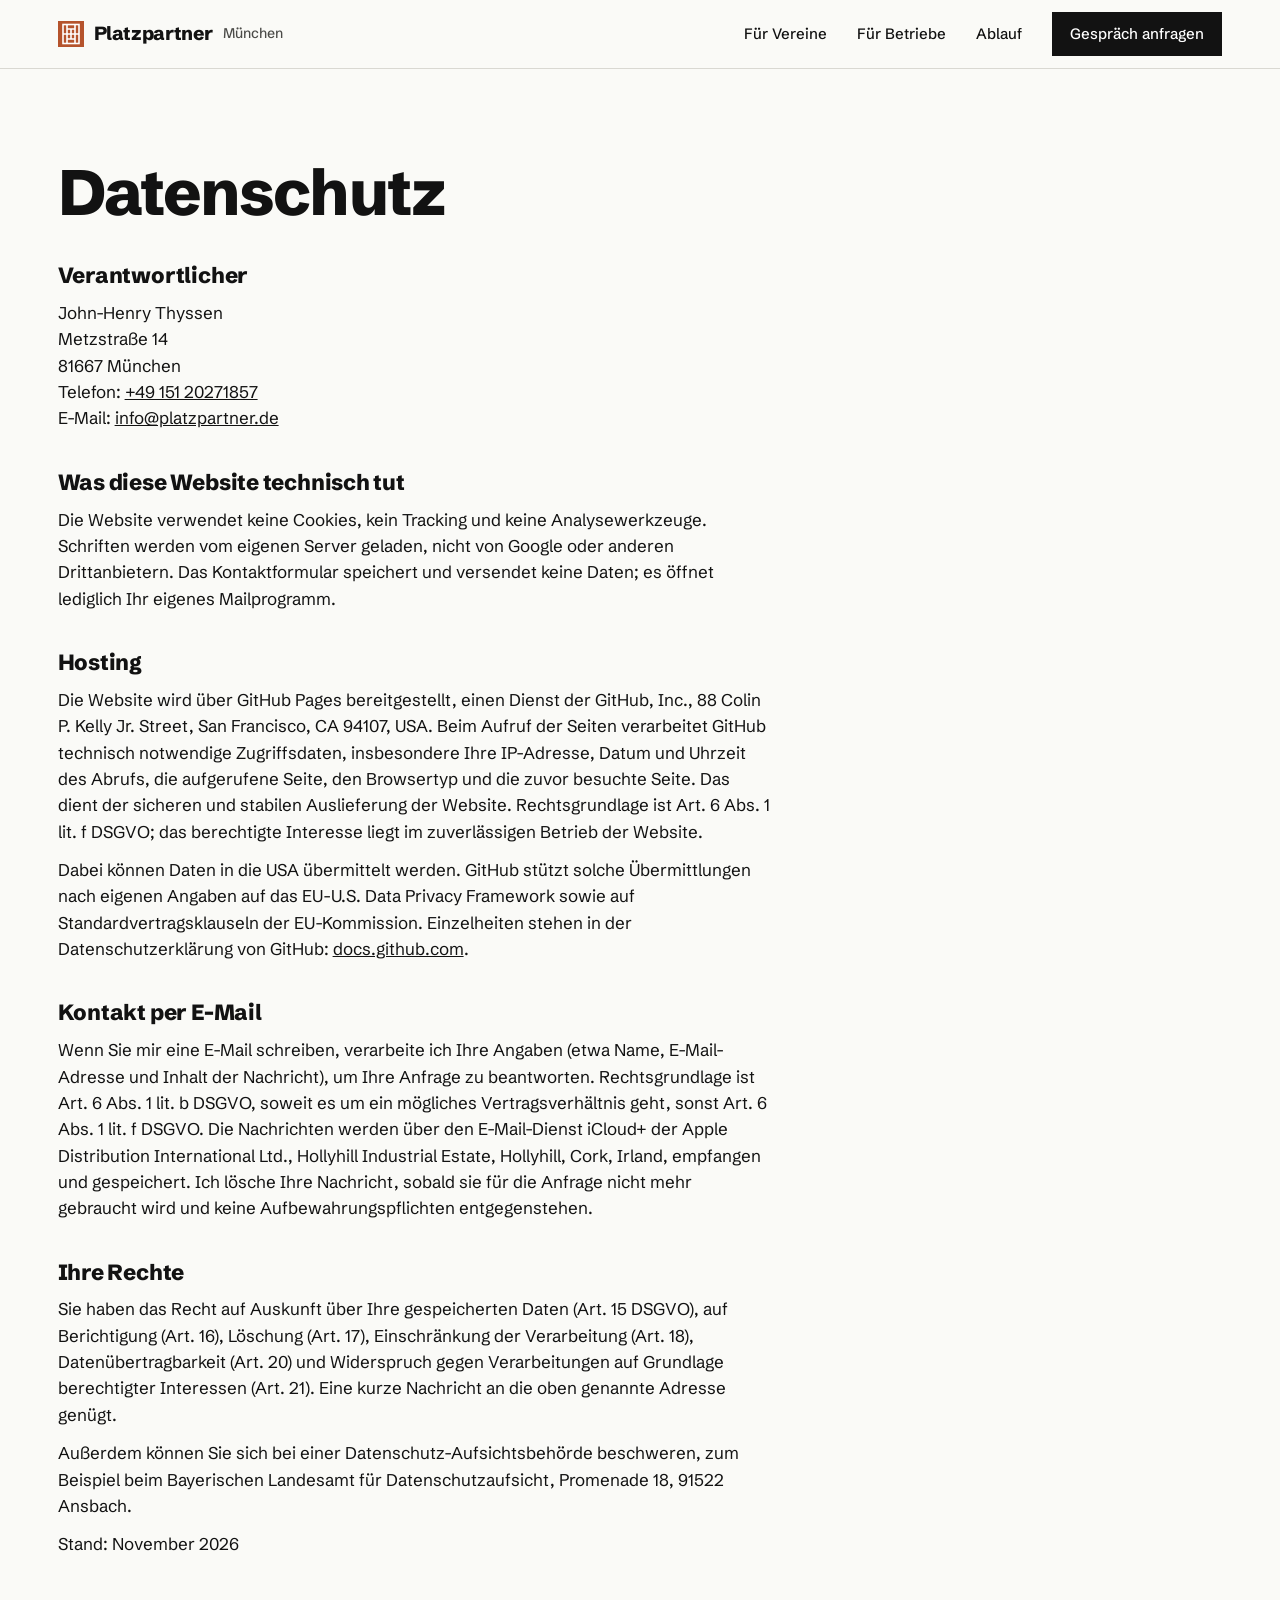
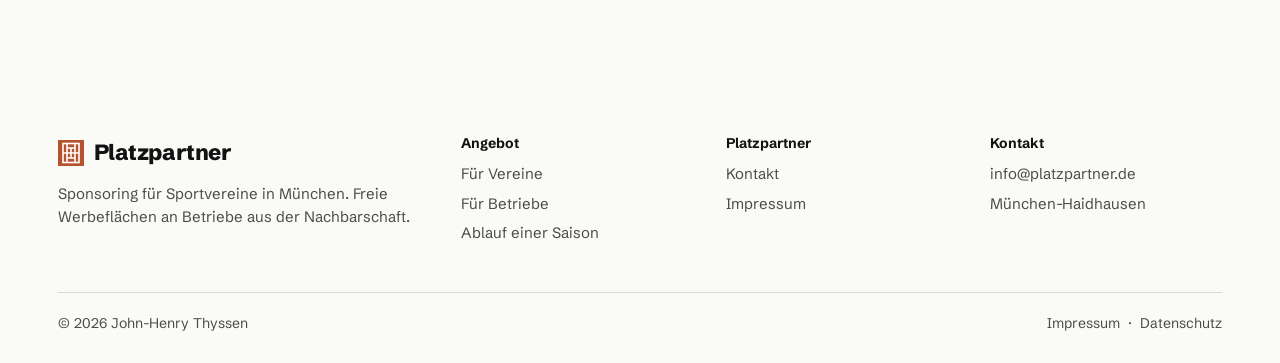
<file: datenschutz.html>
<!doctype html>
<html lang="de">
<head>
<meta charset="utf-8">
<meta name="viewport" content="width=device-width, initial-scale=1, viewport-fit=cover">
<title>Datenschutz | Platzpartner München</title>
<meta name="description" content="Datenschutzerklärung von Platzpartner München.">
<meta name="robots" content="noindex">
<meta name="theme-color" content="#fafaf7">
<meta name="format-detection" content="telephone=no">
<meta property="og:type" content="website">
<meta property="og:title" content="Datenschutz | Platzpartner München">
<meta property="og:description" content="Datenschutzerklärung von Platzpartner München.">
<meta property="og:locale" content="de_DE">
<link rel="icon" href="favicon.svg" type="image/svg+xml">
<link rel="icon" href="favicon-32.png" sizes="32x32" type="image/png">
<link rel="apple-touch-icon" href="apple-touch-icon.png">
<link rel="preload" href="fonts/schibsted-grotesk-800.woff2" as="font" type="font/woff2" crossorigin>
<link rel="preload" href="fonts/schibsted-grotesk-400.woff2" as="font" type="font/woff2" crossorigin>
<link rel="stylesheet" href="style.css?v=4">
<script>document.documentElement.classList.add('js')</script>
</head>
<body>
<a class="skip" href="#inhalt">Zum Inhalt springen</a>
<header class="top">
  <div class="wrap">
    <a class="mark" href="index.html"><svg viewBox="0 0 26 26" aria-hidden="true"><rect width="26" height="26" fill="#b5532c"/><g fill="none" stroke="#fff" stroke-width="1.6"><rect x="5" y="3.5" width="16" height="19"/><path d="M5 13h16M9 3.5v19M17 3.5v19M9 8h8M9 18h8M13 8v10"/></g></svg>Platzpartner <small>München</small></a>
    <button class="menu-btn" type="button" aria-expanded="false" aria-controls="nav">Menü</button>
    <nav class="nav" id="nav" aria-label="Hauptnavigation">
      <a href="vereine.html">Für Vereine</a>
      <a href="betriebe.html">Für Betriebe</a>
      <a href="ablauf.html">Ablauf</a>
      <a href="kontakt.html" class="cta">Gespräch anfragen</a>
    </nav>
  </div>
</header>
<main id="inhalt" class="legal">
  <div class="wrap">
    <h1>Datenschutz</h1>
    <h2>Verantwortlicher</h2>
    <p>John-Henry Thyssen<br>Metzstraße 14<br>81667 München<br>Telefon: <a href="tel:+4915120271857">+49 151 20271857</a><br>E-Mail: <a href="mailto:info@platzpartner.de">info@platzpartner.de</a></p>
    <h2>Was diese Website technisch tut</h2>
    <p>Die Website verwendet keine Cookies, kein Tracking und keine Analysewerkzeuge. Schriften werden vom eigenen Server geladen, nicht von Google oder anderen Drittanbietern. Das Kontaktformular speichert und versendet keine Daten; es öffnet lediglich Ihr eigenes Mailprogramm.</p>
    <h2>Hosting</h2>
    <p>Die Website wird über GitHub Pages bereitgestellt, einen Dienst der GitHub, Inc., 88 Colin P. Kelly Jr. Street, San Francisco, CA 94107, USA. Beim Aufruf der Seiten verarbeitet GitHub technisch notwendige Zugriffsdaten, insbesondere Ihre IP-Adresse, Datum und Uhrzeit des Abrufs, die aufgerufene Seite, den Browsertyp und die zuvor besuchte Seite. Das dient der sicheren und stabilen Auslieferung der Website. Rechtsgrundlage ist Art. 6 Abs. 1 lit. f DSGVO; das berechtigte Interesse liegt im zuverlässigen Betrieb der Website.</p>
    <p>Dabei können Daten in die USA übermittelt werden. GitHub stützt solche Übermittlungen nach eigenen Angaben auf das EU-U.S. Data Privacy Framework sowie auf Standardvertragsklauseln der EU-Kommission. Einzelheiten stehen in der Datenschutzerklärung von GitHub: <a href="https://docs.github.com/de/site-policy/privacy-policies/github-general-privacy-statement">docs.github.com</a>.</p>
    <h2>Kontakt per E-Mail</h2>
    <p>Wenn Sie mir eine E-Mail schreiben, verarbeite ich Ihre Angaben (etwa Name, E-Mail-Adresse und Inhalt der Nachricht), um Ihre Anfrage zu beantworten. Rechtsgrundlage ist Art. 6 Abs. 1 lit. b DSGVO, soweit es um ein mögliches Vertragsverhältnis geht, sonst Art. 6 Abs. 1 lit. f DSGVO. Die Nachrichten werden über den E-Mail-Dienst iCloud+ der Apple Distribution International Ltd., Hollyhill Industrial Estate, Hollyhill, Cork, Irland, empfangen und gespeichert. Ich lösche Ihre Nachricht, sobald sie für die Anfrage nicht mehr gebraucht wird und keine Aufbewahrungspflichten entgegenstehen.</p>
    <h2>Ihre Rechte</h2>
    <p>Sie haben das Recht auf Auskunft über Ihre gespeicherten Daten (Art. 15 DSGVO), auf Berichtigung (Art. 16), Löschung (Art. 17), Einschränkung der Verarbeitung (Art. 18), Datenübertragbarkeit (Art. 20) und Widerspruch gegen Verarbeitungen auf Grundlage berechtigter Interessen (Art. 21). Eine kurze Nachricht an die oben genannte Adresse genügt.</p>
    <p>Außerdem können Sie sich bei einer Datenschutz-Aufsichtsbehörde beschweren, zum Beispiel beim Bayerischen Landesamt für Datenschutzaufsicht, Promenade 18, 91522 Ansbach.</p>
    <p>Stand: November 2026</p>
  </div>
</main>
<footer class="foot">
  <div class="wrap">
    <div class="foot-grid">
      <div>
        <a class="mark" href="index.html"><svg viewBox="0 0 26 26" aria-hidden="true"><rect width="26" height="26" fill="#b5532c"/><g fill="none" stroke="#fff" stroke-width="1.6"><rect x="5" y="3.5" width="16" height="19"/><path d="M5 13h16M9 3.5v19M17 3.5v19M9 8h8M9 18h8M13 8v10"/></g></svg>Platzpartner</a>
        <p style="max-width:24em">Sponsoring für Sportvereine in München. Freie Werbeflächen an Betriebe aus der Nachbarschaft.</p>
      </div>
      <div>
        <h3>Angebot</h3>
        <ul><li><a href="vereine.html">Für Vereine</a></li><li><a href="betriebe.html">Für Betriebe</a></li><li><a href="ablauf.html">Ablauf einer Saison</a></li></ul>
      </div>
      <div>
        <h3>Platzpartner</h3>
        <ul><li><a href="kontakt.html">Kontakt</a></li><li><a href="impressum.html">Impressum</a></li></ul>
      </div>
      <div>
        <h3>Kontakt</h3>
        <ul><li><a href="mailto:info@platzpartner.de">info@platzpartner.de</a></li><li>München-Haidhausen</li></ul>
      </div>
    </div>
    <div class="legal-row">
      <p>© 2026 John-Henry Thyssen</p>
      <p><a href="impressum.html">Impressum</a> &nbsp;·&nbsp; <a href="datenschutz.html">Datenschutz</a></p>
    </div>
  </div>
</footer>
<script src="main.js?v=4" defer></script>
</body>
</html>
</file>
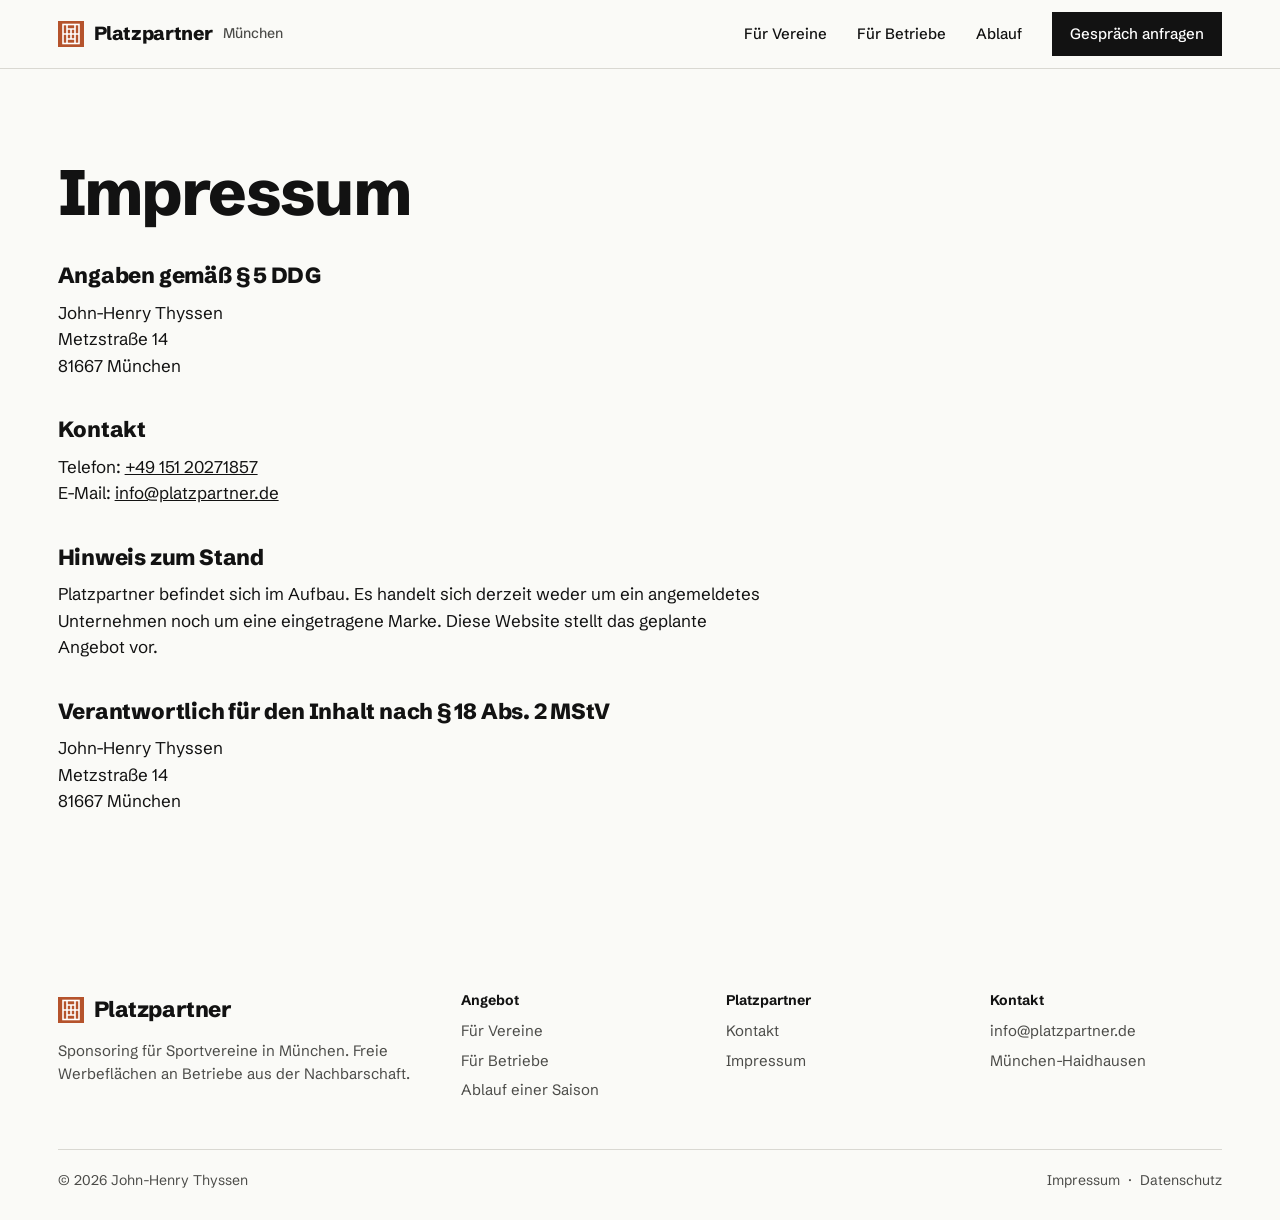
<file: impressum.html>
<!doctype html>
<html lang="de">
<head>
<meta charset="utf-8">
<meta name="viewport" content="width=device-width, initial-scale=1, viewport-fit=cover">
<title>Impressum | Platzpartner München</title>
<meta name="description" content="Impressum von Platzpartner München.">
<meta name="robots" content="noindex">
<meta name="theme-color" content="#fafaf7">
<meta name="format-detection" content="telephone=no">
<meta property="og:type" content="website">
<meta property="og:title" content="Impressum | Platzpartner München">
<meta property="og:description" content="Impressum von Platzpartner München.">
<meta property="og:locale" content="de_DE">
<link rel="icon" href="favicon.svg" type="image/svg+xml">
<link rel="icon" href="favicon-32.png" sizes="32x32" type="image/png">
<link rel="apple-touch-icon" href="apple-touch-icon.png">
<link rel="preload" href="fonts/schibsted-grotesk-800.woff2" as="font" type="font/woff2" crossorigin>
<link rel="preload" href="fonts/schibsted-grotesk-400.woff2" as="font" type="font/woff2" crossorigin>
<link rel="stylesheet" href="style.css?v=4">
<script>document.documentElement.classList.add('js')</script>
</head>
<body>
<a class="skip" href="#inhalt">Zum Inhalt springen</a>
<header class="top">
  <div class="wrap">
    <a class="mark" href="index.html"><svg viewBox="0 0 26 26" aria-hidden="true"><rect width="26" height="26" fill="#b5532c"/><g fill="none" stroke="#fff" stroke-width="1.6"><rect x="5" y="3.5" width="16" height="19"/><path d="M5 13h16M9 3.5v19M17 3.5v19M9 8h8M9 18h8M13 8v10"/></g></svg>Platzpartner <small>München</small></a>
    <button class="menu-btn" type="button" aria-expanded="false" aria-controls="nav">Menü</button>
    <nav class="nav" id="nav" aria-label="Hauptnavigation">
      <a href="vereine.html">Für Vereine</a>
      <a href="betriebe.html">Für Betriebe</a>
      <a href="ablauf.html">Ablauf</a>
      <a href="kontakt.html" class="cta">Gespräch anfragen</a>
    </nav>
  </div>
</header>
<main id="inhalt" class="legal">
  <div class="wrap">
    <h1>Impressum</h1>
    <h2>Angaben gemäß § 5 DDG</h2>
    <p>John-Henry Thyssen<br>Metzstraße 14<br>81667 München</p>
    <h2>Kontakt</h2>
    <p>Telefon: <a href="tel:+4915120271857">+49 151 20271857</a><br>E-Mail: <a href="mailto:info@platzpartner.de">info@platzpartner.de</a></p>
    <h2>Hinweis zum Stand</h2>
    <p>Platzpartner befindet sich im Aufbau. Es handelt sich derzeit weder um ein angemeldetes Unternehmen noch um eine eingetragene Marke. Diese Website stellt das geplante Angebot vor.</p>
    <h2>Verantwortlich für den Inhalt nach § 18 Abs. 2 MStV</h2>
    <p>John-Henry Thyssen<br>Metzstraße 14<br>81667 München</p>
  </div>
</main>
<footer class="foot">
  <div class="wrap">
    <div class="foot-grid">
      <div>
        <a class="mark" href="index.html"><svg viewBox="0 0 26 26" aria-hidden="true"><rect width="26" height="26" fill="#b5532c"/><g fill="none" stroke="#fff" stroke-width="1.6"><rect x="5" y="3.5" width="16" height="19"/><path d="M5 13h16M9 3.5v19M17 3.5v19M9 8h8M9 18h8M13 8v10"/></g></svg>Platzpartner</a>
        <p style="max-width:24em">Sponsoring für Sportvereine in München. Freie Werbeflächen an Betriebe aus der Nachbarschaft.</p>
      </div>
      <div>
        <h3>Angebot</h3>
        <ul><li><a href="vereine.html">Für Vereine</a></li><li><a href="betriebe.html">Für Betriebe</a></li><li><a href="ablauf.html">Ablauf einer Saison</a></li></ul>
      </div>
      <div>
        <h3>Platzpartner</h3>
        <ul><li><a href="kontakt.html">Kontakt</a></li><li><a href="impressum.html">Impressum</a></li></ul>
      </div>
      <div>
        <h3>Kontakt</h3>
        <ul><li><a href="mailto:info@platzpartner.de">info@platzpartner.de</a></li><li>München-Haidhausen</li></ul>
      </div>
    </div>
    <div class="legal-row">
      <p>© 2026 John-Henry Thyssen</p>
      <p><a href="impressum.html">Impressum</a> &nbsp;·&nbsp; <a href="datenschutz.html">Datenschutz</a></p>
    </div>
  </div>
</footer>
<script src="main.js?v=4" defer></script>
</body>
</html>
</file>
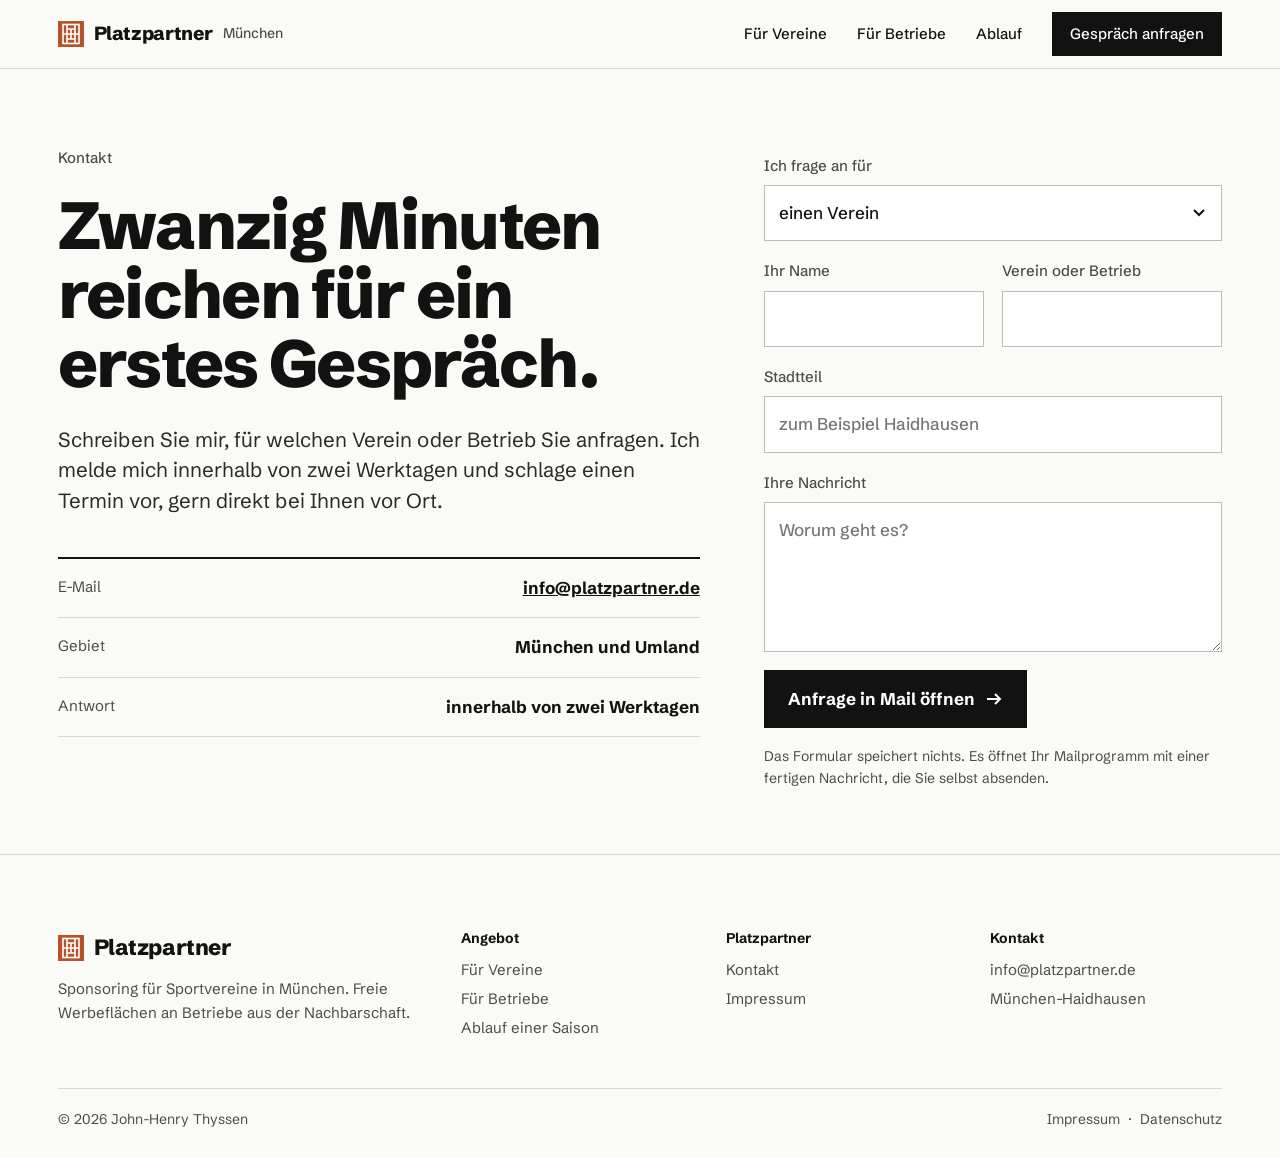
<file: kontakt.html>
<!doctype html>
<html lang="de">
<head>
<meta charset="utf-8">
<meta name="viewport" content="width=device-width, initial-scale=1, viewport-fit=cover">
<title>Kontakt | Platzpartner München</title>
<meta name="description" content="Gespräch mit Platzpartner anfragen: Sponsoring für Münchner Sportvereine und Betriebe.">
<meta name="theme-color" content="#fafaf7">
<meta name="format-detection" content="telephone=no">
<meta property="og:type" content="website">
<meta property="og:title" content="Kontakt | Platzpartner München">
<meta property="og:description" content="Gespräch mit Platzpartner anfragen: Sponsoring für Münchner Sportvereine und Betriebe.">
<meta property="og:locale" content="de_DE">
<link rel="icon" href="favicon.svg" type="image/svg+xml">
<link rel="icon" href="favicon-32.png" sizes="32x32" type="image/png">
<link rel="apple-touch-icon" href="apple-touch-icon.png">
<link rel="preload" href="fonts/schibsted-grotesk-800.woff2" as="font" type="font/woff2" crossorigin>
<link rel="preload" href="fonts/schibsted-grotesk-400.woff2" as="font" type="font/woff2" crossorigin>
<link rel="stylesheet" href="style.css?v=4">
<script>document.documentElement.classList.add('js')</script>
</head>
<body>
<a class="skip" href="#inhalt">Zum Inhalt springen</a>
<header class="top">
  <div class="wrap">
    <a class="mark" href="index.html"><svg viewBox="0 0 26 26" aria-hidden="true"><rect width="26" height="26" fill="#b5532c"/><g fill="none" stroke="#fff" stroke-width="1.6"><rect x="5" y="3.5" width="16" height="19"/><path d="M5 13h16M9 3.5v19M17 3.5v19M9 8h8M9 18h8M13 8v10"/></g></svg>Platzpartner <small>München</small></a>
    <button class="menu-btn" type="button" aria-expanded="false" aria-controls="nav">Menü</button>
    <nav class="nav" id="nav" aria-label="Hauptnavigation">
      <a href="vereine.html">Für Vereine</a>
      <a href="betriebe.html">Für Betriebe</a>
      <a href="ablauf.html">Ablauf</a>
      <a href="kontakt.html" class="cta" aria-current="page">Gespräch anfragen</a>
    </nav>
  </div>
</header>
<main id="inhalt">
<section class="phead">
  <div class="wrap phead-grid" style="align-items:start">
    <div>
      <p class="kicker reveal">Kontakt</p>
      <h1 class="reveal" style="--d:.08s">Zwanzig Minuten reichen für ein erstes Gespräch.</h1>
      <p class="lead reveal" style="--d:.16s">Schreiben Sie mir, für welchen Verein oder Betrieb Sie anfragen. Ich melde mich innerhalb von zwei Werktagen und schlage einen Termin vor, gern direkt bei Ihnen vor Ort.</p>
      <dl class="facts reveal" style="--d:.2s;margin-top:40px">
        <div><dt>E-Mail</dt><dd><a href="mailto:info@platzpartner.de">info@platzpartner.de</a></dd></div>
        <div><dt>Gebiet</dt><dd>München und Umland</dd></div>
        <div><dt>Antwort</dt><dd>innerhalb von zwei Werktagen</dd></div>
      </dl>
    </div>
    <form class="form reveal" id="anfrage" style="--d:.2s">
      <label>Ich frage an für
        <select name="typ" required>
          <option value="Verein">einen Verein</option>
          <option value="Betrieb">einen Betrieb</option>
        </select>
      </label>
      <div class="two">
        <label>Ihr Name<input name="name" autocomplete="name" required></label>
        <label>Verein oder Betrieb<input name="org" autocomplete="organization" required></label>
      </div>
      <label>Stadtteil<input name="ort" placeholder="zum Beispiel Haidhausen"></label>
      <label>Ihre Nachricht<textarea name="text" placeholder="Worum geht es?"></textarea></label>
      <div><button class="btn" type="submit">Anfrage in Mail öffnen <svg viewBox="0 0 18 18" fill="none" stroke="currentColor" stroke-width="2" aria-hidden="true"><path d="M2 9h13M10 4l5 5-5 5"/></svg></button></div>
      <p class="hint">Das Formular speichert nichts. Es öffnet Ihr Mailprogramm mit einer fertigen Nachricht, die Sie selbst absenden.</p>
    </form>
  </div>
</section>
</main>
<footer class="foot">
  <div class="wrap">
    <div class="foot-grid">
      <div>
        <a class="mark" href="index.html"><svg viewBox="0 0 26 26" aria-hidden="true"><rect width="26" height="26" fill="#b5532c"/><g fill="none" stroke="#fff" stroke-width="1.6"><rect x="5" y="3.5" width="16" height="19"/><path d="M5 13h16M9 3.5v19M17 3.5v19M9 8h8M9 18h8M13 8v10"/></g></svg>Platzpartner</a>
        <p style="max-width:24em">Sponsoring für Sportvereine in München. Freie Werbeflächen an Betriebe aus der Nachbarschaft.</p>
      </div>
      <div>
        <h3>Angebot</h3>
        <ul><li><a href="vereine.html">Für Vereine</a></li><li><a href="betriebe.html">Für Betriebe</a></li><li><a href="ablauf.html">Ablauf einer Saison</a></li></ul>
      </div>
      <div>
        <h3>Platzpartner</h3>
        <ul><li><a href="kontakt.html">Kontakt</a></li><li><a href="impressum.html">Impressum</a></li></ul>
      </div>
      <div>
        <h3>Kontakt</h3>
        <ul><li><a href="mailto:info@platzpartner.de">info@platzpartner.de</a></li><li>München-Haidhausen</li></ul>
      </div>
    </div>
    <div class="legal-row">
      <p>© 2026 John-Henry Thyssen</p>
      <p><a href="impressum.html">Impressum</a> &nbsp;·&nbsp; <a href="datenschutz.html">Datenschutz</a></p>
    </div>
  </div>
</footer>
<script src="main.js?v=4" defer></script>
</body>
</html>
</file>
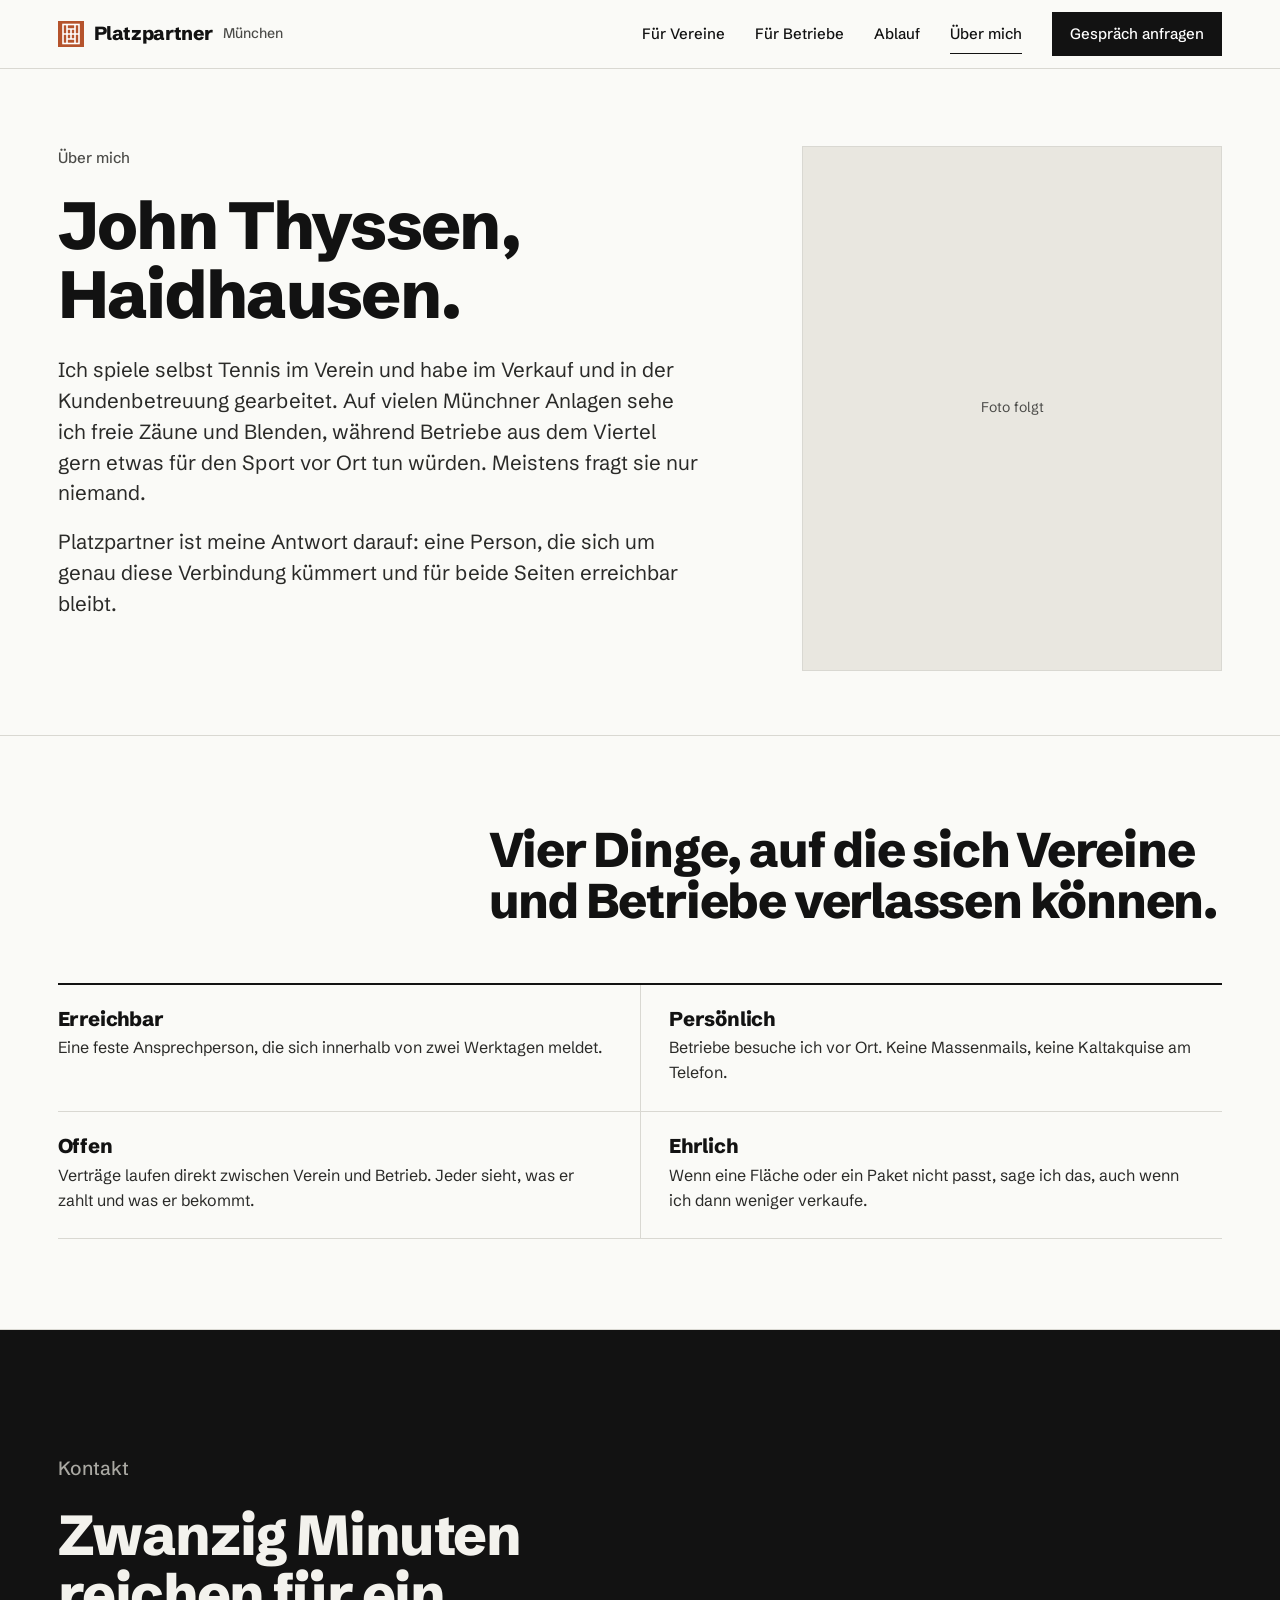
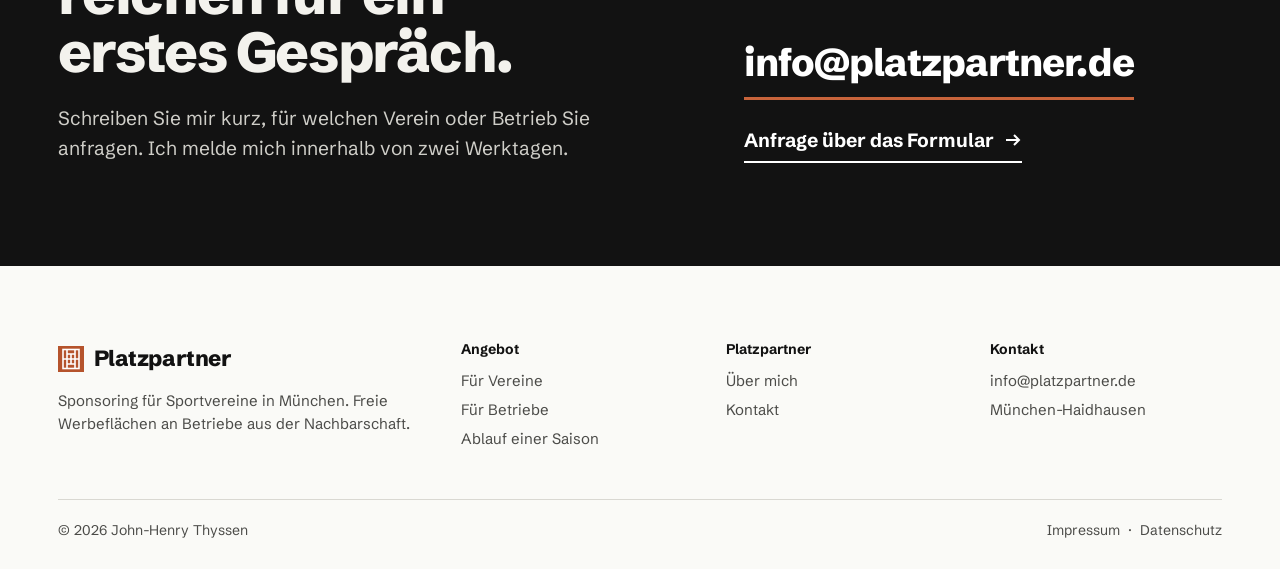
<file: ueber.html>
<!doctype html>
<html lang="de">
<head>
<meta charset="utf-8">
<meta name="viewport" content="width=device-width, initial-scale=1, viewport-fit=cover">
<title>Über mich | Platzpartner München</title>
<meta name="description" content="John Thyssen aus Haidhausen vermittelt Sponsoring zwischen Münchner Sportvereinen und Betrieben aus der Nachbarschaft.">
<meta name="theme-color" content="#fafaf7">
<meta name="format-detection" content="telephone=no">
<meta property="og:type" content="website">
<meta property="og:title" content="Über mich | Platzpartner München">
<meta property="og:description" content="John Thyssen aus Haidhausen vermittelt Sponsoring zwischen Münchner Sportvereinen und Betrieben aus der Nachbarschaft.">
<meta property="og:locale" content="de_DE">
<link rel="icon" href="favicon.svg" type="image/svg+xml">
<link rel="icon" href="favicon-32.png" sizes="32x32" type="image/png">
<link rel="apple-touch-icon" href="apple-touch-icon.png">
<link rel="preload" href="fonts/schibsted-grotesk-800.woff2" as="font" type="font/woff2" crossorigin>
<link rel="preload" href="fonts/schibsted-grotesk-400.woff2" as="font" type="font/woff2" crossorigin>
<link rel="stylesheet" href="style.css?v=4">
<script>document.documentElement.classList.add('js')</script>
</head>
<body>
<a class="skip" href="#inhalt">Zum Inhalt springen</a>
<header class="top">
  <div class="wrap">
    <a class="mark" href="index.html"><svg viewBox="0 0 26 26" aria-hidden="true"><rect width="26" height="26" fill="#b5532c"/><g fill="none" stroke="#fff" stroke-width="1.6"><rect x="5" y="3.5" width="16" height="19"/><path d="M5 13h16M9 3.5v19M17 3.5v19M9 8h8M9 18h8M13 8v10"/></g></svg>Platzpartner <small>München</small></a>
    <button class="menu-btn" type="button" aria-expanded="false" aria-controls="nav">Menü</button>
    <nav class="nav" id="nav" aria-label="Hauptnavigation">
      <a href="vereine.html">Für Vereine</a>
      <a href="betriebe.html">Für Betriebe</a>
      <a href="ablauf.html">Ablauf</a>
      <a href="ueber.html" aria-current="page">Über mich</a>
      <a href="kontakt.html" class="cta">Gespräch anfragen</a>
    </nav>
  </div>
</header>
<main id="inhalt">
<section class="phead">
  <div class="wrap phead-grid" style="align-items:start">
    <div>
      <p class="kicker reveal">Über mich</p>
      <h1 class="reveal" style="--d:.08s">John Thyssen, Haidhausen.</h1>
      <p class="lead reveal" style="--d:.16s">Ich spiele selbst Tennis im Verein und habe im Verkauf und in der Kundenbetreuung gearbeitet. Auf vielen Münchner Anlagen sehe ich freie Zäune und Blenden, während Betriebe aus dem Viertel gern etwas für den Sport vor Ort tun würden. Meistens fragt sie nur niemand.</p>
      <p class="lead reveal" style="--d:.2s;margin-top:18px">Platzpartner ist meine Antwort darauf: eine Person, die sich um genau diese Verbindung kümmert und für beide Seiten erreichbar bleibt.</p>
    </div>
    <div class="portrait reveal" style="--d:.2s;max-width:420px;width:100%;justify-self:end">
      <!-- Foto: <img src="john.jpg" alt="John Thyssen" width="800" height="1000"> -->
      <span>Foto folgt</span>
    </div>
  </div>
</section>

<section class="sec">
  <div class="wrap">
    <div class="sec-head">
      <p class="kicker reveal">Wie ich arbeite</p>
      <h2 class="reveal" style="--d:.08s">Vier Dinge, auf die sich Vereine und Betriebe verlassen können.</h2>
    </div>
    <div class="pair" style="margin-top:0">
      <div class="reveal"><h3>Erreichbar</h3><p>Eine feste Ansprechperson, die sich innerhalb von zwei Werktagen meldet.</p></div>
      <div class="reveal" style="--d:.08s"><h3>Persönlich</h3><p>Betriebe besuche ich vor Ort. Keine Massenmails, keine Kaltakquise am Telefon.</p></div>
      <div class="reveal"><h3>Offen</h3><p>Verträge laufen direkt zwischen Verein und Betrieb. Jeder sieht, was er zahlt und was er bekommt.</p></div>
      <div class="reveal" style="--d:.08s"><h3>Ehrlich</h3><p>Wenn eine Fläche oder ein Paket nicht passt, sage ich das, auch wenn ich dann weniger verkaufe.</p></div>
    </div>
  </div>
</section>
</main>
<section class="contact">
  <div class="wrap contact-grid">
    <div class="reveal">
      <p class="kicker">Kontakt</p>
      <h2>Zwanzig Minuten reichen für ein erstes Gespräch.</h2>
      <p>Schreiben Sie mir kurz, für welchen Verein oder Betrieb Sie anfragen. Ich melde mich innerhalb von zwei Werktagen.</p>
    </div>
    <div class="reveal" style="--d:.12s">
      <a class="mail" href="mailto:info@platzpartner.de?subject=Anfrage%20Platzpartner">info@platzpartner.de</a>
      <p style="margin-top:20px"><a class="arrow" href="kontakt.html" style="color:#fff">Anfrage über das Formular <svg viewBox="0 0 18 18" fill="none" stroke="currentColor" stroke-width="2" aria-hidden="true"><path d="M2 9h13M10 4l5 5-5 5"/></svg></a></p>
    </div>
  </div>
</section>
<footer class="foot">
  <div class="wrap">
    <div class="foot-grid">
      <div>
        <a class="mark" href="index.html"><svg viewBox="0 0 26 26" aria-hidden="true"><rect width="26" height="26" fill="#b5532c"/><g fill="none" stroke="#fff" stroke-width="1.6"><rect x="5" y="3.5" width="16" height="19"/><path d="M5 13h16M9 3.5v19M17 3.5v19M9 8h8M9 18h8M13 8v10"/></g></svg>Platzpartner</a>
        <p style="max-width:24em">Sponsoring für Sportvereine in München. Freie Werbeflächen an Betriebe aus der Nachbarschaft.</p>
      </div>
      <div>
        <h3>Angebot</h3>
        <ul><li><a href="vereine.html">Für Vereine</a></li><li><a href="betriebe.html">Für Betriebe</a></li><li><a href="ablauf.html">Ablauf einer Saison</a></li></ul>
      </div>
      <div>
        <h3>Platzpartner</h3>
        <ul><li><a href="ueber.html">Über mich</a></li><li><a href="kontakt.html">Kontakt</a></li></ul>
      </div>
      <div>
        <h3>Kontakt</h3>
        <ul><li><a href="mailto:info@platzpartner.de">info@platzpartner.de</a></li><li>München-Haidhausen</li></ul>
      </div>
    </div>
    <div class="legal-row">
      <p>© 2026 John-Henry Thyssen</p>
      <p><a href="impressum.html">Impressum</a> &nbsp;·&nbsp; <a href="datenschutz.html">Datenschutz</a></p>
    </div>
  </div>
</footer>
<script src="main.js?v=4" defer></script>
</body>
</html>
</file>
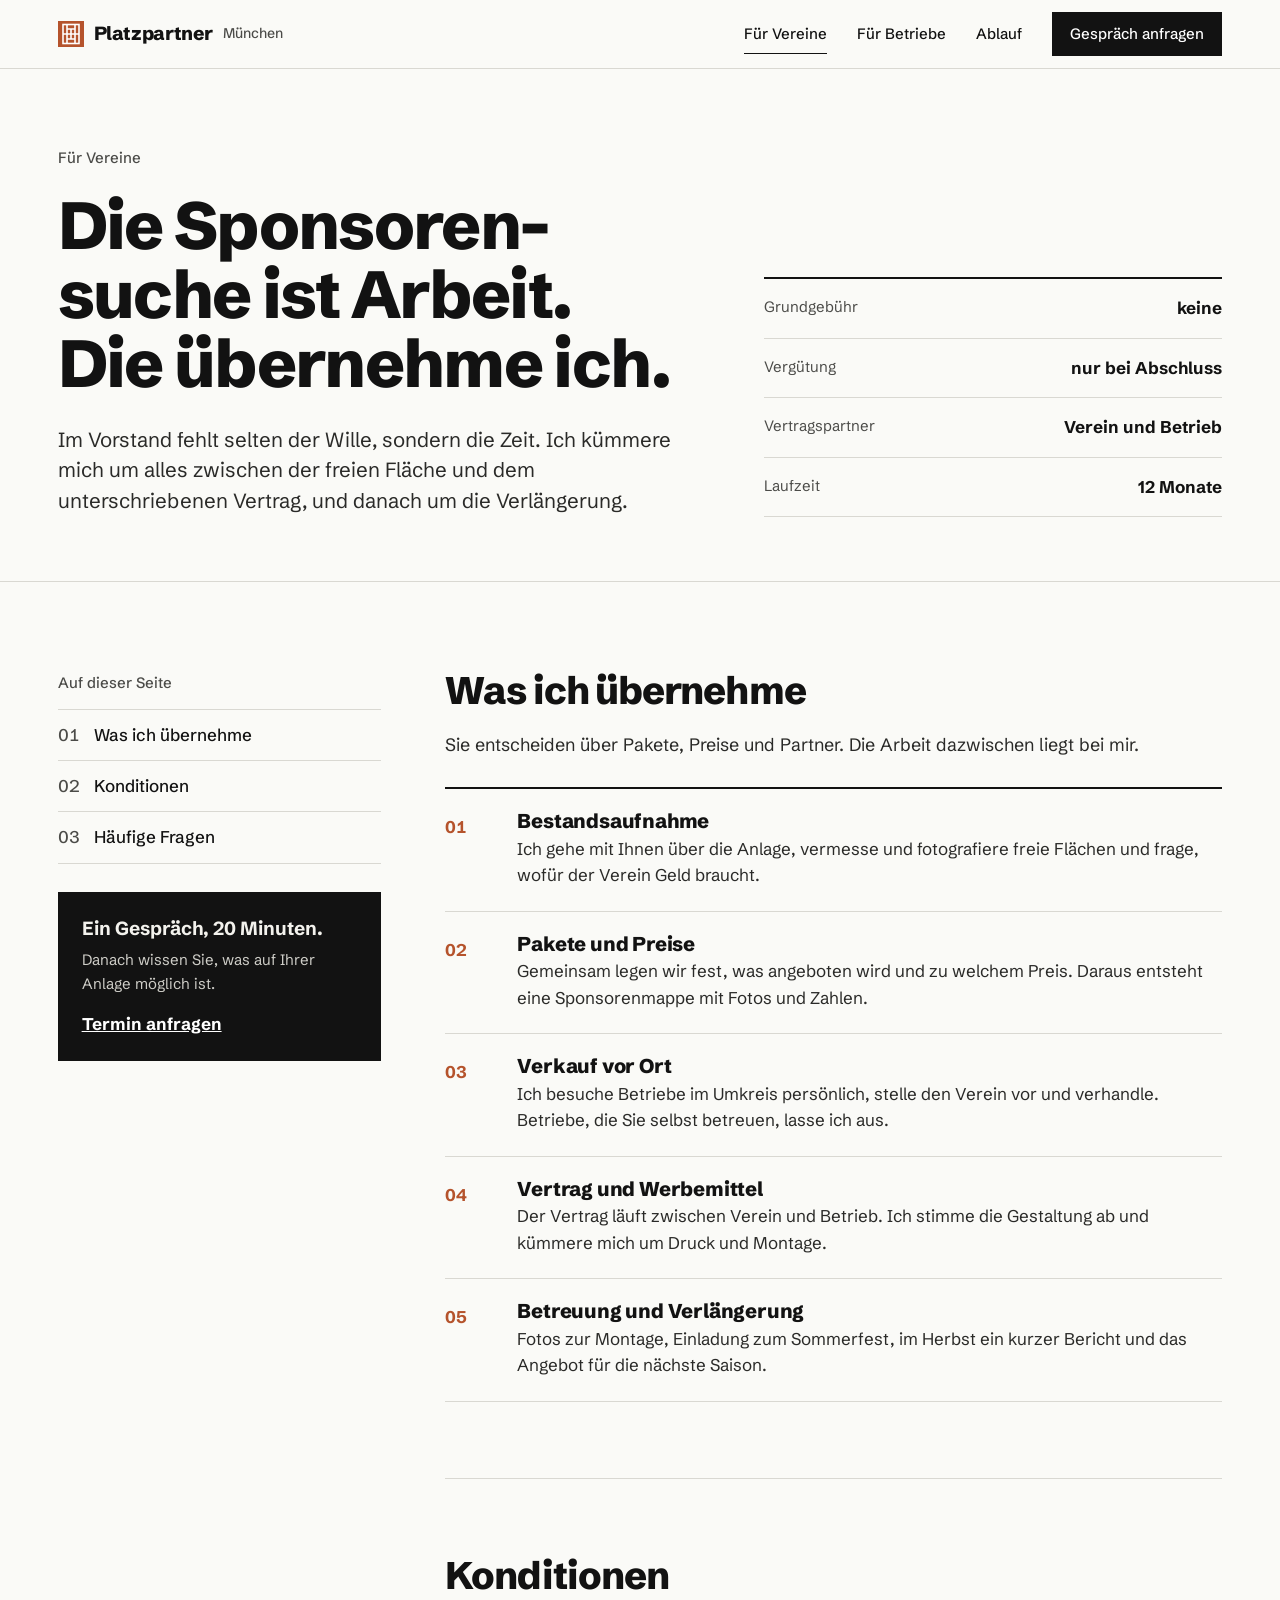
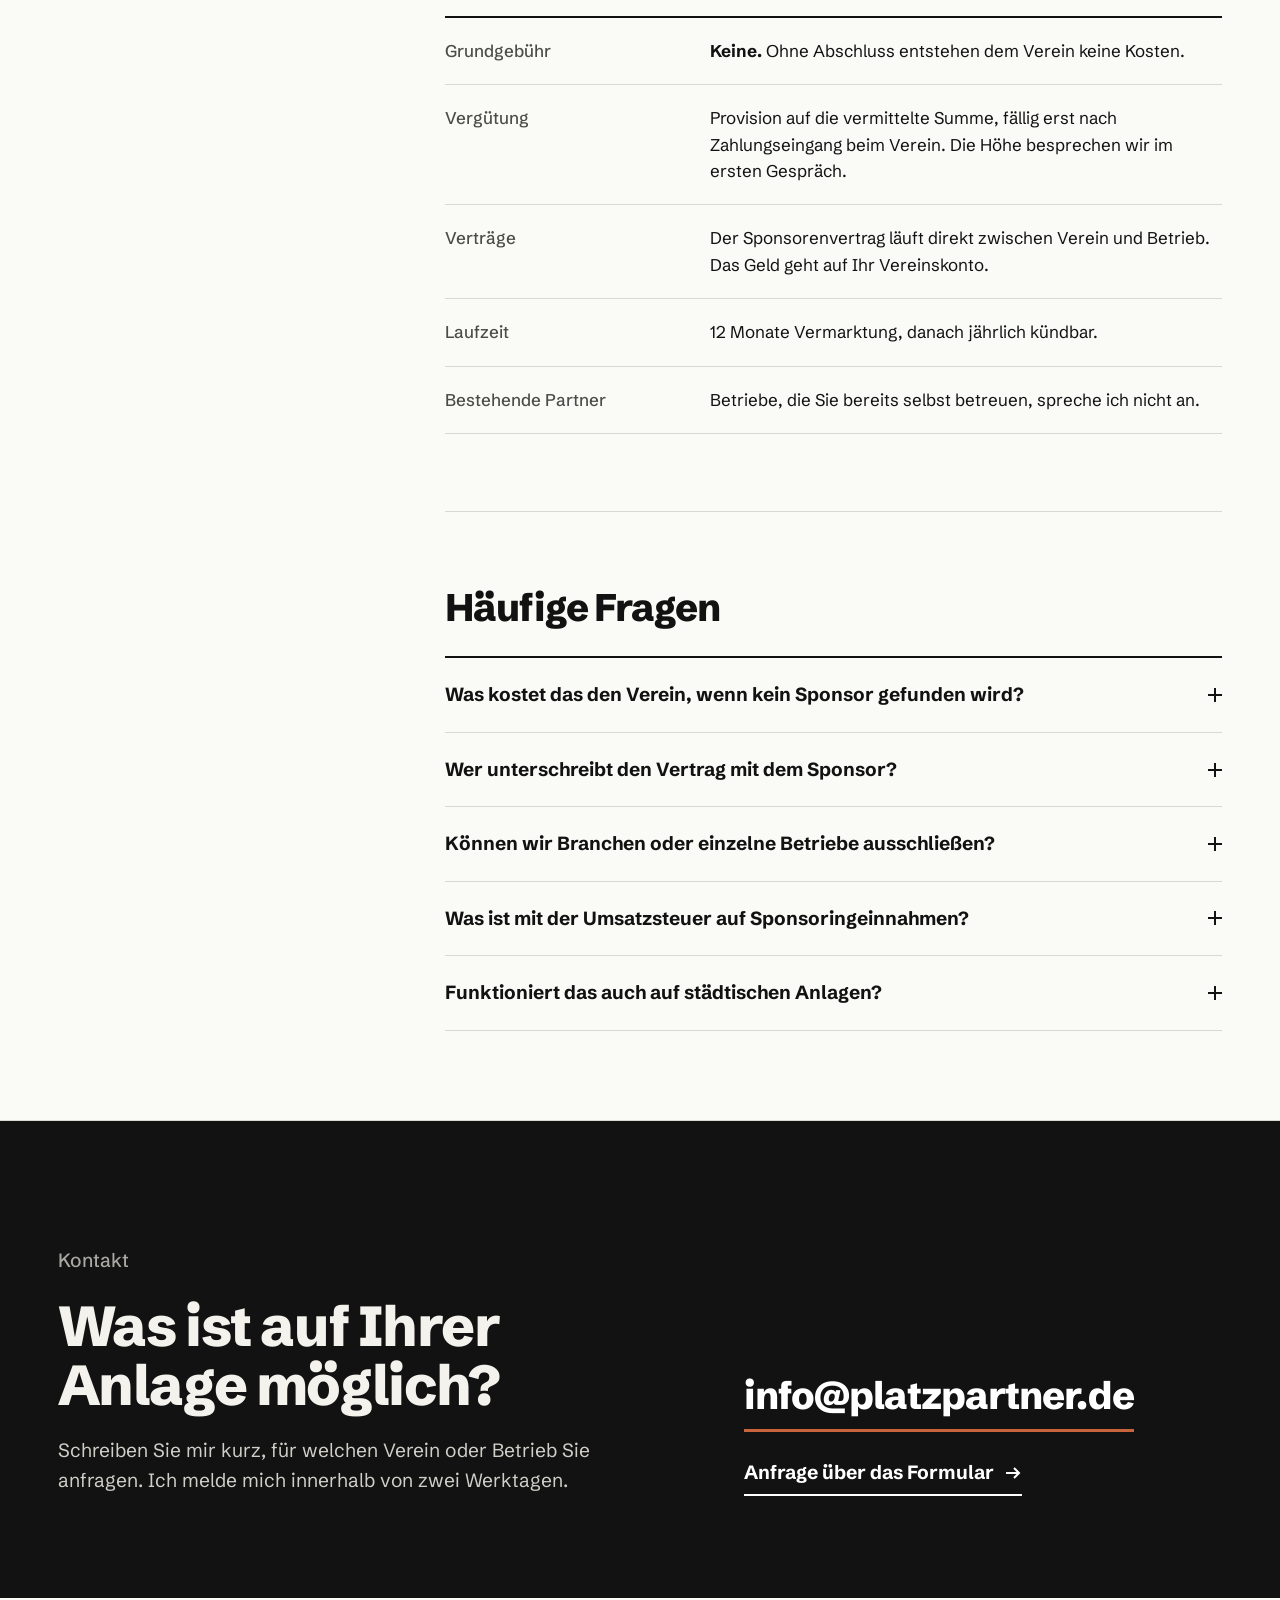
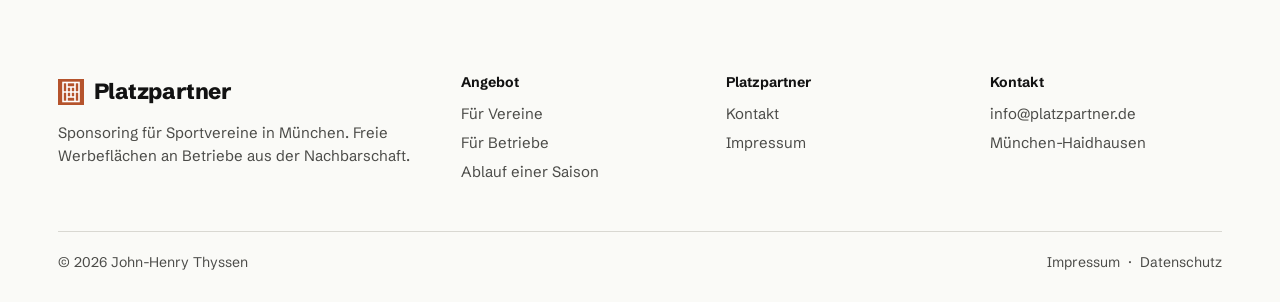
<file: vereine.html>
<!doctype html>
<html lang="de">
<head>
<meta charset="utf-8">
<meta name="viewport" content="width=device-width, initial-scale=1, viewport-fit=cover">
<title>Für Vereine | Platzpartner München</title>
<meta name="description" content="Platzpartner übernimmt für Münchner Sportvereine die Suche, den Verkauf und die Betreuung von Sponsoren. Ohne Grundgebühr.">
<meta name="theme-color" content="#fafaf7">
<meta name="format-detection" content="telephone=no">
<meta property="og:type" content="website">
<meta property="og:title" content="Für Vereine | Platzpartner München">
<meta property="og:description" content="Platzpartner übernimmt für Münchner Sportvereine die Suche, den Verkauf und die Betreuung von Sponsoren. Ohne Grundgebühr.">
<meta property="og:locale" content="de_DE">
<link rel="icon" href="favicon.svg" type="image/svg+xml">
<link rel="icon" href="favicon-32.png" sizes="32x32" type="image/png">
<link rel="apple-touch-icon" href="apple-touch-icon.png">
<link rel="preload" href="fonts/schibsted-grotesk-800.woff2" as="font" type="font/woff2" crossorigin>
<link rel="preload" href="fonts/schibsted-grotesk-400.woff2" as="font" type="font/woff2" crossorigin>
<link rel="stylesheet" href="style.css?v=4">
<script>document.documentElement.classList.add('js')</script>
</head>
<body>
<a class="skip" href="#inhalt">Zum Inhalt springen</a>
<header class="top">
  <div class="wrap">
    <a class="mark" href="index.html"><svg viewBox="0 0 26 26" aria-hidden="true"><rect width="26" height="26" fill="#b5532c"/><g fill="none" stroke="#fff" stroke-width="1.6"><rect x="5" y="3.5" width="16" height="19"/><path d="M5 13h16M9 3.5v19M17 3.5v19M9 8h8M9 18h8M13 8v10"/></g></svg>Platzpartner <small>München</small></a>
    <button class="menu-btn" type="button" aria-expanded="false" aria-controls="nav">Menü</button>
    <nav class="nav" id="nav" aria-label="Hauptnavigation">
      <a href="vereine.html" aria-current="page">Für Vereine</a>
      <a href="betriebe.html">Für Betriebe</a>
      <a href="ablauf.html">Ablauf</a>
      <a href="kontakt.html" class="cta">Gespräch anfragen</a>
    </nav>
  </div>
</header>
<main id="inhalt">
<section class="phead">
  <div class="wrap phead-grid">
    <div>
      <p class="kicker reveal">Für Vereine</p>
      <h1 class="reveal" style="--d:.08s">Die Sponsoren&shy;suche ist Arbeit. Die übernehme ich.</h1>
      <p class="lead reveal" style="--d:.16s">Im Vorstand fehlt selten der Wille, sondern die Zeit. Ich kümmere mich um alles zwischen der freien Fläche und dem unterschriebenen Vertrag, und danach um die Verlängerung.</p>
    </div>
    <dl class="facts reveal" style="--d:.2s">
      <div><dt>Grundgebühr</dt><dd>keine</dd></div>
      <div><dt>Vergütung</dt><dd>nur bei Abschluss</dd></div>
      <div><dt>Vertragspartner</dt><dd>Verein und Betrieb</dd></div>
      <div><dt>Laufzeit</dt><dd>12 Monate</dd></div>
    </dl>
  </div>
</section>

<section class="sec">
  <div class="wrap cols">
    <aside class="side">
      <p class="kicker">Auf dieser Seite</p>
      <ol>
        <li><a href="#leistung"><span>01</span>Was ich übernehme</a></li>
        <li><a href="#konditionen"><span>02</span>Konditionen</a></li>
        <li><a href="#fragen"><span>03</span>Häufige Fragen</a></li>
      </ol>
      <div class="box">
        <strong>Ein Gespräch, 20 Minuten.</strong>
        <p>Danach wissen Sie, was auf Ihrer Anlage möglich ist.</p>
        <a href="kontakt.html">Termin anfragen</a>
      </div>
    </aside>
    <div>
      <div class="block" id="leistung">
        <h2 class="reveal">Was ich übernehme</h2>
        <p class="reveal">Sie entscheiden über Pakete, Preise und Partner. Die Arbeit dazwischen liegt bei mir.</p>
        <ol class="steps">
          <li class="reveal"><h3>Bestandsaufnahme</h3><p>Ich gehe mit Ihnen über die Anlage, vermesse und fotografiere freie Flächen und frage, wofür der Verein Geld braucht.</p></li>
          <li class="reveal"><h3>Pakete und Preise</h3><p>Gemeinsam legen wir fest, was angeboten wird und zu welchem Preis. Daraus entsteht eine Sponsorenmappe mit Fotos und Zahlen.</p></li>
          <li class="reveal"><h3>Verkauf vor Ort</h3><p>Ich besuche Betriebe im Umkreis persönlich, stelle den Verein vor und verhandle. Betriebe, die Sie selbst betreuen, lasse ich aus.</p></li>
          <li class="reveal"><h3>Vertrag und Werbemittel</h3><p>Der Vertrag läuft zwischen Verein und Betrieb. Ich stimme die Gestaltung ab und kümmere mich um Druck und Montage.</p></li>
          <li class="reveal"><h3>Betreuung und Verlängerung</h3><p>Fotos zur Montage, Einladung zum Sommerfest, im Herbst ein kurzer Bericht und das Angebot für die nächste Saison.</p></li>
        </ol>
      </div>

      <div class="block" id="konditionen">
        <h2 class="reveal">Konditionen</h2>
        <table class="sheet reveal">
          <caption class="sr">Konditionen für Vereine</caption>
          <tbody>
            <tr><th scope="row">Grundgebühr</th><td><strong>Keine.</strong> Ohne Abschluss entstehen dem Verein keine Kosten.</td></tr>
            <tr><th scope="row">Vergütung</th><td>Provision auf die vermittelte Summe, fällig erst nach Zahlungseingang beim Verein. Die Höhe besprechen wir im ersten Gespräch.</td></tr>
            <tr><th scope="row">Verträge</th><td>Der Sponsorenvertrag läuft direkt zwischen Verein und Betrieb. Das Geld geht auf Ihr Vereinskonto.</td></tr>
            <tr><th scope="row">Laufzeit</th><td>12 Monate Vermarktung, danach jährlich kündbar.</td></tr>
            <tr><th scope="row">Bestehende Partner</th><td>Betriebe, die Sie bereits selbst betreuen, spreche ich nicht an.</td></tr>
          </tbody>
        </table>
      </div>

      <div class="block" id="fragen">
        <h2 class="reveal">Häufige Fragen</h2>
        <div class="faq reveal">
          <details><summary>Was kostet das den Verein, wenn kein Sponsor gefunden wird?</summary><p>Nichts. Es gibt keine Grundgebühr und keine Auslagen, die der Verein trägt. Eine Provision fällt nur an, wenn ein Betrieb unterschreibt und bezahlt.</p></details>
          <details><summary>Wer unterschreibt den Vertrag mit dem Sponsor?</summary><p>Der Verein. Ich bereite den Vertrag vor, die Vereinbarung selbst schließen Verein und Betrieb direkt miteinander. So bleibt der Vorstand bei jeder Partnerschaft im Bild.</p></details>
          <details><summary>Können wir Branchen oder einzelne Betriebe ausschließen?</summary><p>Ja. Vor dem Start legen wir fest, welche Branchen nicht passen und welche Betriebe Sie selbst ansprechen. Daran halte ich mich.</p></details>
          <details><summary>Was ist mit der Umsatzsteuer auf Sponsoringeinnahmen?</summary><p>Einnahmen aus Werbung zählen beim Verein in der Regel zum wirtschaftlichen Geschäftsbetrieb. Das sollte Ihr Schatzmeister mit dem Steuerberater des Vereins klären; ich gebe dazu keine Steuerberatung.</p></details>
          <details><summary>Funktioniert das auch auf städtischen Anlagen?</summary><p>Das hängt von den Nutzungsbedingungen der Anlage ab. Wir prüfen das im ersten Gespräch, bevor ich Betriebe anspreche.</p></details>
        </div>
      </div>
    </div>
  </div>
</section>
</main>
<section class="contact">
  <div class="wrap contact-grid">
    <div class="reveal">
      <p class="kicker">Kontakt</p>
      <h2>Was ist auf Ihrer Anlage möglich?</h2>
      <p>Schreiben Sie mir kurz, für welchen Verein oder Betrieb Sie anfragen. Ich melde mich innerhalb von zwei Werktagen.</p>
    </div>
    <div class="reveal" style="--d:.12s">
      <a class="mail" href="mailto:info@platzpartner.de?subject=Anfrage%20Platzpartner">info@platzpartner.de</a>
      <p style="margin-top:20px"><a class="arrow" href="kontakt.html" style="color:#fff">Anfrage über das Formular <svg viewBox="0 0 18 18" fill="none" stroke="currentColor" stroke-width="2" aria-hidden="true"><path d="M2 9h13M10 4l5 5-5 5"/></svg></a></p>
    </div>
  </div>
</section>
<footer class="foot">
  <div class="wrap">
    <div class="foot-grid">
      <div>
        <a class="mark" href="index.html"><svg viewBox="0 0 26 26" aria-hidden="true"><rect width="26" height="26" fill="#b5532c"/><g fill="none" stroke="#fff" stroke-width="1.6"><rect x="5" y="3.5" width="16" height="19"/><path d="M5 13h16M9 3.5v19M17 3.5v19M9 8h8M9 18h8M13 8v10"/></g></svg>Platzpartner</a>
        <p style="max-width:24em">Sponsoring für Sportvereine in München. Freie Werbeflächen an Betriebe aus der Nachbarschaft.</p>
      </div>
      <div>
        <h3>Angebot</h3>
        <ul><li><a href="vereine.html">Für Vereine</a></li><li><a href="betriebe.html">Für Betriebe</a></li><li><a href="ablauf.html">Ablauf einer Saison</a></li></ul>
      </div>
      <div>
        <h3>Platzpartner</h3>
        <ul><li><a href="kontakt.html">Kontakt</a></li><li><a href="impressum.html">Impressum</a></li></ul>
      </div>
      <div>
        <h3>Kontakt</h3>
        <ul><li><a href="mailto:info@platzpartner.de">info@platzpartner.de</a></li><li>München-Haidhausen</li></ul>
      </div>
    </div>
    <div class="legal-row">
      <p>© 2026 John-Henry Thyssen</p>
      <p><a href="impressum.html">Impressum</a> &nbsp;·&nbsp; <a href="datenschutz.html">Datenschutz</a></p>
    </div>
  </div>
</footer>
<script src="main.js?v=4" defer></script>
</body>
</html>
</file>
<file: style.css>
@font-face{font-family:"Schibsted Grotesk";src:url("fonts/schibsted-grotesk-400.woff2") format("woff2");font-weight:400;font-style:normal;font-display:swap}
@font-face{font-family:"Schibsted Grotesk";src:url("fonts/schibsted-grotesk-500.woff2") format("woff2");font-weight:500;font-style:normal;font-display:swap}
@font-face{font-family:"Schibsted Grotesk";src:url("fonts/schibsted-grotesk-700.woff2") format("woff2");font-weight:700;font-style:normal;font-display:swap}
@font-face{font-family:"Schibsted Grotesk";src:url("fonts/schibsted-grotesk-800.woff2") format("woff2");font-weight:800;font-style:normal;font-display:swap}

:root{
  --ink:#121212;
  --ink-2:#4b4b48;
  --body:#2a2a28;
  --paper:#fafaf7;
  --paper-2:#f0eee7;
  --line:#d9d8d2;
  --clay:#b5532c;
  --clay-dark:#8f3f1f;
  --court:#c8643b;
  --pad:clamp(20px,4.5vw,64px);
  --max:1280px;
  --safe-l:env(safe-area-inset-left,0px);
  --safe-r:env(safe-area-inset-right,0px);
  --ease:cubic-bezier(.2,.7,.2,1);
}
*,*::before,*::after{box-sizing:border-box}
html{-webkit-text-size-adjust:100%;text-size-adjust:100%;scroll-behavior:smooth;scroll-padding-top:88px}
body{margin:0;background:var(--paper);color:var(--ink);font-family:"Schibsted Grotesk",-apple-system,BlinkMacSystemFont,"Helvetica Neue",Arial,sans-serif;font-size:17px;line-height:1.55;-webkit-font-smoothing:antialiased;-moz-osx-font-smoothing:grayscale}
a{color:inherit;-webkit-tap-highlight-color:transparent}
img,svg{display:block;max-width:100%}
h1,h2,h3{margin:0;font-weight:800;letter-spacing:-.025em;line-height:1.04;text-wrap:balance}
p{margin:0}
.wrap{max-width:var(--max);margin:0 auto;padding-left:calc(var(--pad) + var(--safe-l));padding-right:calc(var(--pad) + var(--safe-r))}
.num{font-variant-numeric:tabular-nums}
.sr{position:absolute;width:1px;height:1px;overflow:hidden;clip:rect(0 0 0 0);white-space:nowrap}
.skip{position:absolute;left:-9999px;top:0;background:var(--ink);color:#fff;padding:12px 16px;z-index:100}
.skip:focus{left:12px;top:12px}
:focus-visible{outline:2px solid var(--clay);outline-offset:3px}

/* Einblenden beim Scrollen: einmal sichtbar, bleibt sichtbar */
html.js .reveal{opacity:0;transform:translateY(22px);transition:opacity .8s var(--ease),transform .8s var(--ease);transition-delay:var(--d,0s)}
html.js .reveal.in{opacity:1;transform:none}
html.js .draw path,html.js .draw line,html.js .draw rect.ln{stroke-dasharray:2000;stroke-dashoffset:2000;transition:stroke-dashoffset 1.6s var(--ease) .2s}
html.js .draw.in path,html.js .draw.in line,html.js .draw.in rect.ln{stroke-dashoffset:0}
@media (prefers-reduced-motion:reduce){
  html{scroll-behavior:auto}
  html.js .reveal{opacity:1;transform:none;transition:none}
  html.js .draw path,html.js .draw line,html.js .draw rect.ln{stroke-dasharray:none;stroke-dashoffset:0;transition:none}
}

/* Kopf */
.top{position:sticky;top:0;z-index:20;background:rgba(250,250,247,.92);-webkit-backdrop-filter:saturate(1.4) blur(12px);backdrop-filter:saturate(1.4) blur(12px);border-bottom:1px solid var(--line);padding-top:env(safe-area-inset-top,0px)}
.top .wrap{display:flex;align-items:center;justify-content:space-between;height:68px;gap:24px}
.mark{display:flex;align-items:center;gap:10px;text-decoration:none;font-weight:800;font-size:19px;letter-spacing:-.02em;white-space:nowrap}
.mark svg{width:26px;height:26px;flex:none}
@media (max-width:359px){.top .mark small{display:none}}
.mark small{font-weight:500;font-size:14px;color:var(--ink-2);letter-spacing:0}
.nav{display:flex;align-items:center;gap:30px;font-size:15px;font-weight:500}
.nav a{text-decoration:none;padding:8px 0;border-bottom:1px solid transparent}
.nav a[aria-current="page"]{border-bottom-color:var(--ink)}
.nav a.cta{background:var(--ink);color:#fff;padding:10px 18px;border:0}
.menu-btn{display:none;background:none;border:0;font:inherit;font-weight:500;font-size:15px;color:var(--ink);padding:12px 0 12px 12px;cursor:pointer}
@media (hover:hover){.nav a:not(.cta):hover{border-bottom-color:currentColor}.nav a.cta:hover{background:var(--clay)}}
@media (max-width:860px){
  .menu-btn{display:block}
  .nav{display:none;position:absolute;left:0;right:0;top:100%;flex-direction:column;align-items:stretch;gap:0;background:var(--paper);border-bottom:1px solid var(--line);padding:4px calc(var(--pad) + var(--safe-r)) 20px calc(var(--pad) + var(--safe-l))}
  .nav a{padding:15px 0;border-bottom:1px solid var(--line);font-size:19px}
  .nav a[aria-current="page"]{border-bottom-color:var(--line);color:var(--clay)}
  .nav a.cta{margin-top:16px;text-align:center;padding:15px}
  .top.open .nav{display:flex}
}

/* Typo-Bausteine */
.kicker{font-size:15px;font-weight:500;color:var(--ink-2)}
.kicker span{color:var(--clay)}
.lead{font-size:clamp(19px,1.6vw,22px);line-height:1.5;color:var(--body);max-width:34em}
.arrow{display:inline-flex;align-items:center;gap:10px;text-decoration:none;font-weight:700;padding:6px 0;border-bottom:2px solid currentColor}
.arrow svg{width:18px;height:18px;transition:transform .25s var(--ease)}
@media (hover:hover){.arrow:hover svg{transform:translateX(5px)}}
.arrow.clay{color:var(--clay)}
.btn{display:inline-flex;align-items:center;gap:10px;background:var(--ink);color:#fff;text-decoration:none;font-weight:700;padding:16px 24px;border:0;font:inherit;font-weight:700;cursor:pointer;transition:background .2s}
.btn svg{width:18px;height:18px}
@media (hover:hover){.btn:hover{background:var(--clay)}}

/* Startseite: Einstieg */
.hero{padding:clamp(48px,7vw,104px) 0 clamp(48px,6vw,88px);border-bottom:1px solid var(--line)}
.hero-grid{display:grid;grid-template-columns:minmax(0,1.15fr) minmax(0,1fr);gap:clamp(32px,5vw,80px);align-items:center}
.hero .kicker{margin-bottom:24px}
.hero h1{font-size:clamp(44px,5.4vw,82px)}
.hero .lead{margin-top:28px}
.hero .links{display:flex;flex-wrap:wrap;gap:12px 28px;margin-top:36px;font-size:17px}
.plan figure{margin:0}
.plan figcaption{margin-top:16px;font-size:14px;color:var(--ink-2);display:grid;grid-template-columns:auto 1fr;gap:6px 12px}
.plan figcaption b{display:inline-grid;place-items:center;width:22px;height:22px;border-radius:50%;background:var(--ink);color:#fff;font-size:12px;font-weight:700}
.plan .free{color:var(--clay);font-weight:700}
@media (max-width:900px){.hero-grid{grid-template-columns:1fr}.hero h1{font-size:clamp(36px,9vw,72px)}}

/* Zwei Türen */
.doors{display:grid;grid-template-columns:1fr 1fr}
.door{position:relative;display:flex;flex-direction:column;justify-content:space-between;gap:48px;min-height:clamp(320px,34vw,440px);padding:clamp(32px,4.5vw,64px);text-decoration:none;overflow:hidden}
.door.dark{background:var(--ink);color:#f3f2ed}
/* Kontrast: Weiß auf #b5532c = 4,95:1 (WCAG AA). Auf #c8643b wären es nur 3,9:1. */
.door.clay{background:var(--clay);color:#fff}
.door .kicker{color:inherit;opacity:.75}
.door h2{font-size:clamp(32px,3.6vw,52px);max-width:11em;margin-top:14px}
.door p{max-width:28em;font-size:18px;opacity:.88}
.door.clay .kicker,.door.clay p{opacity:1}
.door .go{display:flex;align-items:center;justify-content:space-between;gap:16px;border-top:1px solid currentColor;padding-top:20px;font-weight:700}
.door .go svg{width:28px;height:28px;transition:transform .3s var(--ease)}
.door .bg{position:absolute;right:-40px;top:-30px;width:300px;opacity:.12;pointer-events:none}
@media (hover:hover){.door:hover .go svg{transform:translateX(8px)}}
@media (max-width:760px){.doors{grid-template-columns:1fr}}

/* Abschnitte */
.sec{padding:clamp(56px,7vw,104px) 0;border-bottom:1px solid var(--line)}
.sec.tint{background:var(--paper-2)}
.sec-head{display:grid;grid-template-columns:minmax(0,1fr) minmax(0,2fr);gap:20px clamp(32px,5vw,80px);margin-bottom:clamp(36px,4.5vw,56px);align-items:end}
.sec-head h2{font-size:clamp(32px,3.8vw,54px)}
.sec-head .kicker{align-self:start;padding-top:.7em}
.sec-head .lead{grid-column:2}
@media (max-width:760px){.sec-head{grid-template-columns:1fr}.sec-head .kicker{padding-top:0}.sec-head .lead{grid-column:1}}

/* Inventar */
.inventory{display:grid;grid-template-columns:repeat(3,minmax(0,1fr));border-top:2px solid var(--ink)}
.inventory li{list-style:none;padding:32px 32px 36px 0;border-bottom:1px solid var(--line)}
.inventory li:not(:nth-child(3n+1)){padding-left:32px;border-left:1px solid var(--line)}
.inventory svg{width:64px;height:64px;margin-bottom:22px;color:var(--ink)}
.inventory h3{font-size:22px;letter-spacing:-.01em;margin-bottom:8px}
.inventory p{color:var(--body);font-size:16px}
.inventory{margin:0;padding:0}
@media (max-width:900px){.inventory{grid-template-columns:repeat(2,minmax(0,1fr))}.inventory li:not(:nth-child(3n+1)){padding-left:0;border-left:0}.inventory li:nth-child(2n){padding-left:28px;border-left:1px solid var(--line)}}
@media (max-width:560px){.inventory{grid-template-columns:1fr}.inventory li,.inventory li:nth-child(2n){padding:26px 0;border-left:0}}

/* Jahresleiste
   Schmal (iPhone): Phasen untereinander.
   Mittel (iPad, kleines Fenster): Phasen untereinander, Zeitraum links.
   Breit (ab 1200 px): Zeitstrahl über zwölf Monate. Nirgends seitlich wischen. */
.yearbox{margin:0}
.year{display:grid;grid-template-columns:minmax(0,1fr);row-gap:8px}
.year .m{display:none}
.year .ph{padding:18px 18px 20px;overflow:hidden;font-weight:700;font-size:19px;line-height:1.25;transform-origin:left center;-webkit-hyphens:auto;hyphens:auto}
.year .ph small{display:block;font-weight:500;font-size:15px;opacity:.8;margin-top:4px}
.year .when{display:block;font-size:13px;font-weight:500;letter-spacing:.01em;opacity:.75;margin-bottom:6px}
.year .ph3 small,.year .ph3 .when{opacity:1}
.ph1{background:var(--paper-2);border:1px solid var(--line)}
.ph2{background:var(--ink);color:#fff}
.ph3{background:var(--clay);color:#fff}
.ph4{background:#e4e2da}
.ph5{background:var(--clay-dark);color:#fff}
@media (min-width:640px) and (max-width:1199px){
  .year .ph{display:grid;grid-template-columns:11em minmax(0,1fr);column-gap:24px;align-items:baseline;padding:20px 24px}
  .year .when{grid-column:1;grid-row:1 / span 2;margin:0;font-size:15px}
  .year .ph small{grid-column:2}
}
@media (min-width:1200px){
  .year{grid-template-columns:repeat(12,minmax(0,1fr));row-gap:10px}
  .year .m{display:block;font-size:13px;font-weight:500;color:var(--ink-2);padding:0 0 10px 8px;border-left:1px solid var(--line)}
  .year .m:first-child{border-left:0;padding-left:0}
  .year .ph{padding:16px 10px 16px 12px;font-size:15px}
  .year .ph small{font-size:13px;margin-top:3px}
  .year .when{display:none}
  .ph1{grid-column:1 / span 2}
  .ph2{grid-column:3 / span 3}
  .ph3{grid-column:6 / span 1}
  .ph4{grid-column:7 / span 5}
  .ph5{grid-column:12 / span 1}
}
html.js .year .ph{transform:scaleX(0);transition:transform .9s var(--ease);transition-delay:var(--d,0s)}
html.js .year.in .ph{transform:none}
@media (prefers-reduced-motion:reduce){html.js .year .ph{transform:none;transition:none}}
.scroll-hint{display:none}

/* Datenblatt */
.sheet{width:100%;border-collapse:collapse;font-size:17px}
.sheet th,.sheet td{text-align:left;vertical-align:top;padding:20px 0;border-top:1px solid var(--line)}
.sheet tr:first-child th,.sheet tr:first-child td{border-top:2px solid var(--ink)}
.sheet tr:last-child th,.sheet tr:last-child td{border-bottom:1px solid var(--line)}
.sheet th{font-weight:500;color:var(--ink-2);width:34%;padding-right:24px}
@media (max-width:560px){.sheet th,.sheet td{display:block;width:auto;padding:0}.sheet th{padding-top:18px;border-top:1px solid var(--line);font-size:15px}.sheet td{border-top:0 !important;padding:4px 0 18px}.sheet tr:first-child th{border-top:2px solid var(--ink)}.sheet tr:last-child th{border-bottom:0}}

/* Preisliste */
.prices{list-style:none;margin:0;padding:0;border-top:2px solid var(--ink)}
.prices li{display:grid;grid-template-columns:minmax(0,1.1fr) minmax(0,2fr) auto;gap:8px 40px;padding:30px 0;border-bottom:1px solid var(--line);align-items:baseline}
.prices h3{font-size:clamp(22px,2.2vw,30px);letter-spacing:-.015em}
.prices p{color:var(--body)}
.prices .price{font-weight:800;font-size:clamp(20px,2vw,26px);white-space:nowrap;text-align:right}
.prices .price small{display:block;font-weight:500;font-size:14px;color:var(--ink-2)}
@media (max-width:760px){.prices li{grid-template-columns:1fr auto}.prices li p{grid-column:1 / -1;grid-row:2}}
.note{margin-top:20px;font-size:15px;color:var(--ink-2);max-width:46em}

/* Unterseiten: Kopf */
.phead{padding:clamp(48px,6vw,96px) 0 clamp(40px,5vw,72px);border-bottom:1px solid var(--line)}
.phead-grid{display:grid;grid-template-columns:minmax(0,1.4fr) minmax(0,1fr);gap:clamp(32px,5vw,80px);align-items:end}
.phead .kicker{margin-bottom:22px}
.phead h1{font-size:clamp(34px,5.2vw,76px)}
.phead .lead{margin-top:26px}
.facts{margin:0;border-top:2px solid var(--ink)}
.facts div{display:flex;justify-content:space-between;gap:16px;padding:16px 0;border-bottom:1px solid var(--line)}
.facts dt{color:var(--ink-2);font-size:15px}
.facts dd{margin:0;font-weight:700;text-align:right}
@media (max-width:900px){.phead-grid{grid-template-columns:1fr}}

/* Spalten mit seitlichem Index */
.cols{display:grid;grid-template-columns:minmax(0,1fr) minmax(0,2.4fr);gap:clamp(32px,5vw,80px);align-items:start}
.side{position:sticky;top:104px}
.side .kicker{margin-bottom:14px}
.side ol{list-style:none;margin:0;padding:0;border-top:1px solid var(--line)}
.side li a{display:flex;gap:14px;padding:12px 0;border-bottom:1px solid var(--line);text-decoration:none;font-weight:500}
.side li a span{color:var(--ink-2);font-variant-numeric:tabular-nums;width:22px}
@media (hover:hover){.side li a:hover{color:var(--clay)}}
.side .box{margin-top:28px;background:var(--ink);color:#f3f2ed;padding:24px}
.side .box p{font-size:15px;color:#cfcec8;margin:8px 0 16px}
.side .box strong{font-size:19px;display:block;line-height:1.3}
.side .box a{color:#fff;font-weight:700}
@media (max-width:900px){.cols{grid-template-columns:1fr}.side{position:static}.side ol,.side .kicker{display:none}.side .box{margin-top:0}}
.block{padding-bottom:clamp(48px,6vw,80px);margin-bottom:clamp(48px,6vw,80px);border-bottom:1px solid var(--line)}
.block:last-child{border-bottom:0;margin-bottom:0;padding-bottom:0}
.block h2{font-size:clamp(28px,3vw,42px);margin-bottom:20px}
.block > p{font-size:clamp(17px,1.4vw,19px);color:var(--body);max-width:40em}
.block > p + p{margin-top:14px}

/* Leistungsliste */
.steps{list-style:none;margin:28px 0 0;padding:0;counter-reset:s;border-top:2px solid var(--ink)}
.steps li{counter-increment:s;display:grid;grid-template-columns:56px minmax(0,1fr);gap:4px 16px;padding:22px 0;border-bottom:1px solid var(--line)}
.steps li::before{content:counter(s,decimal-leading-zero);font-weight:700;color:var(--clay);font-variant-numeric:tabular-nums;grid-row:span 2;padding-top:3px}
.steps h3{font-size:20px;letter-spacing:-.01em}
.steps p{color:var(--body)}

/* FAQ */
.faq{border-top:2px solid var(--ink);margin-top:28px}
.faq details{border-bottom:1px solid var(--line)}
.faq summary{list-style:none;cursor:pointer;display:flex;justify-content:space-between;align-items:center;gap:20px;padding:22px 0;font-weight:700;font-size:19px}
.faq summary::-webkit-details-marker{display:none}
.faq summary::after{content:"";flex:none;width:14px;height:14px;background:linear-gradient(currentColor,currentColor) center/14px 2px no-repeat,linear-gradient(currentColor,currentColor) center/2px 14px no-repeat;transition:transform .3s var(--ease)}
.faq details[open] summary::after{transform:rotate(45deg)}
.faq details p{padding:0 0 24px;color:var(--body);max-width:42em}
@media (hover:hover){.faq summary:hover{color:var(--clay)}}

/* Werbefläche als Zeichnung */
.mock{margin:28px 0 0;background:var(--paper-2);border:1px solid var(--line);padding:clamp(20px,3vw,36px)}
.mock figcaption{margin-top:14px;font-size:14px;color:var(--ink-2)}

/* Zwei Spalten Argumente */
.pair{display:grid;grid-template-columns:1fr 1fr;gap:0;border-top:2px solid var(--ink);margin-top:28px}
.pair > div{padding:24px 28px 26px 0;border-bottom:1px solid var(--line)}
.pair > div:nth-child(2n){padding-left:28px;border-left:1px solid var(--line)}
.pair h3{font-size:20px;letter-spacing:-.01em;margin-bottom:6px}
.pair p{color:var(--body);font-size:16px}
@media (max-width:640px){.pair{grid-template-columns:1fr}.pair > div,.pair > div:nth-child(2n){padding:22px 0;border-left:0}}

/* Über */
.portrait{aspect-ratio:4/5;background:#e9e7e0;display:grid;place-items:center;color:var(--ink-2);font-size:14px;border:1px solid var(--line)}
.portrait img{width:100%;height:100%;object-fit:cover}

/* Großes Zitat-Band ohne Zitat: Haltung */
.band{background:var(--paper);color:var(--ink);border-bottom:1px solid var(--line);padding:clamp(56px,7vw,104px) 0}
.band p.big{font-size:clamp(28px,3.4vw,48px);font-weight:700;letter-spacing:-.02em;line-height:1.15;max-width:22em;text-wrap:balance}
.band p.big span{color:var(--clay)}
.band .row{display:flex;flex-wrap:wrap;gap:12px 40px;margin-top:40px;font-size:16px;color:var(--ink-2)}
.band .row span{padding-left:18px;position:relative}.band .row span::before{content:"";position:absolute;left:0;top:.55em;width:8px;height:8px;background:var(--clay)}
.band .row a{color:#fff}

/* Kontakt */
.contact{padding:clamp(64px,8vw,120px) 0;background:var(--ink);color:#f3f2ed}
.contact-grid{display:grid;grid-template-columns:minmax(0,1.3fr) minmax(0,1fr);gap:clamp(32px,5vw,80px);align-items:end}
.contact .kicker{color:#a9a8a2;margin-bottom:22px}
.contact h2{font-size:clamp(34px,4.4vw,60px)}
.contact p{margin-top:22px;font-size:clamp(18px,1.5vw,20px);color:#cfcec8;max-width:32em}
.mail{display:inline-block;font-weight:800;font-size:clamp(24px,3vw,40px);letter-spacing:-.025em;text-decoration:none;border-bottom:3px solid var(--court);padding-bottom:4px;word-break:break-word;color:#fff}
.contact .meta{display:grid;gap:14px;font-size:16px;color:#cfcec8}
.contact .meta b{display:block;color:#fff;font-weight:700}
@media (hover:hover){.mail:hover{color:#f0b89c}}
@media (max-width:860px){.contact-grid{grid-template-columns:1fr}}

/* Formular */
.form{display:grid;gap:18px;margin-top:8px}
.form .two{display:grid;grid-template-columns:1fr 1fr;gap:18px}
.form label{display:grid;gap:8px;font-size:15px;font-weight:500;color:var(--ink-2)}
.form input,.form select,.form textarea{font:inherit;font-size:17px;color:var(--ink);background:#fff;border:1px solid #bdbcb5;border-radius:0;padding:14px 14px;width:100%;-webkit-appearance:none;appearance:none}
.form select{background:#fff url("data:image/svg+xml,%3Csvg xmlns='http://www.w3.org/2000/svg' width='12' height='8'%3E%3Cpath d='M1 1l5 5 5-5' fill='none' stroke='%23121212' stroke-width='2'/%3E%3C/svg%3E") right 16px center no-repeat}
.form textarea{min-height:150px;resize:vertical}
.form input:focus,.form select:focus,.form textarea:focus{outline:2px solid var(--clay);outline-offset:0;border-color:var(--clay)}
.form .hint{font-size:14px;color:var(--ink-2)}
@media (max-width:560px){.form .two{grid-template-columns:1fr}}

/* Fuß */
.foot{background:var(--paper);padding:clamp(48px,6vw,80px) 0 calc(28px + env(safe-area-inset-bottom,0px));font-size:15px;color:var(--ink-2)}
.foot-grid{display:grid;grid-template-columns:minmax(0,1.6fr) repeat(3,minmax(0,1fr));gap:32px}
.foot h3{font-size:14px;font-weight:700;letter-spacing:0;color:var(--ink);margin-bottom:12px}
.foot ul{list-style:none;margin:0;padding:0;display:grid;gap:6px}
.foot a{text-decoration:none}
.foot .mark{font-size:22px;color:var(--ink);margin-bottom:12px}
.foot .legal-row{display:flex;flex-wrap:wrap;justify-content:space-between;gap:12px 24px;margin-top:48px;padding-top:20px;border-top:1px solid var(--line);font-size:14px}
@media (hover:hover){.foot a:hover{color:var(--ink)}}
@media (max-width:860px){.foot-grid{grid-template-columns:1fr 1fr}.foot-grid > div:first-child{grid-column:1 / -1}}

/* Rechtstexte */
.legal{padding:clamp(48px,7vw,96px) 0}
.legal h1{font-size:clamp(36px,5vw,64px);margin-bottom:40px}
.legal h2{font-size:22px;letter-spacing:-.01em;margin:40px 0 12px}
.legal p{max-width:42em;margin-bottom:12px}
.legal .todo{background:#fff4d6;padding:2px 6px}
</file>
